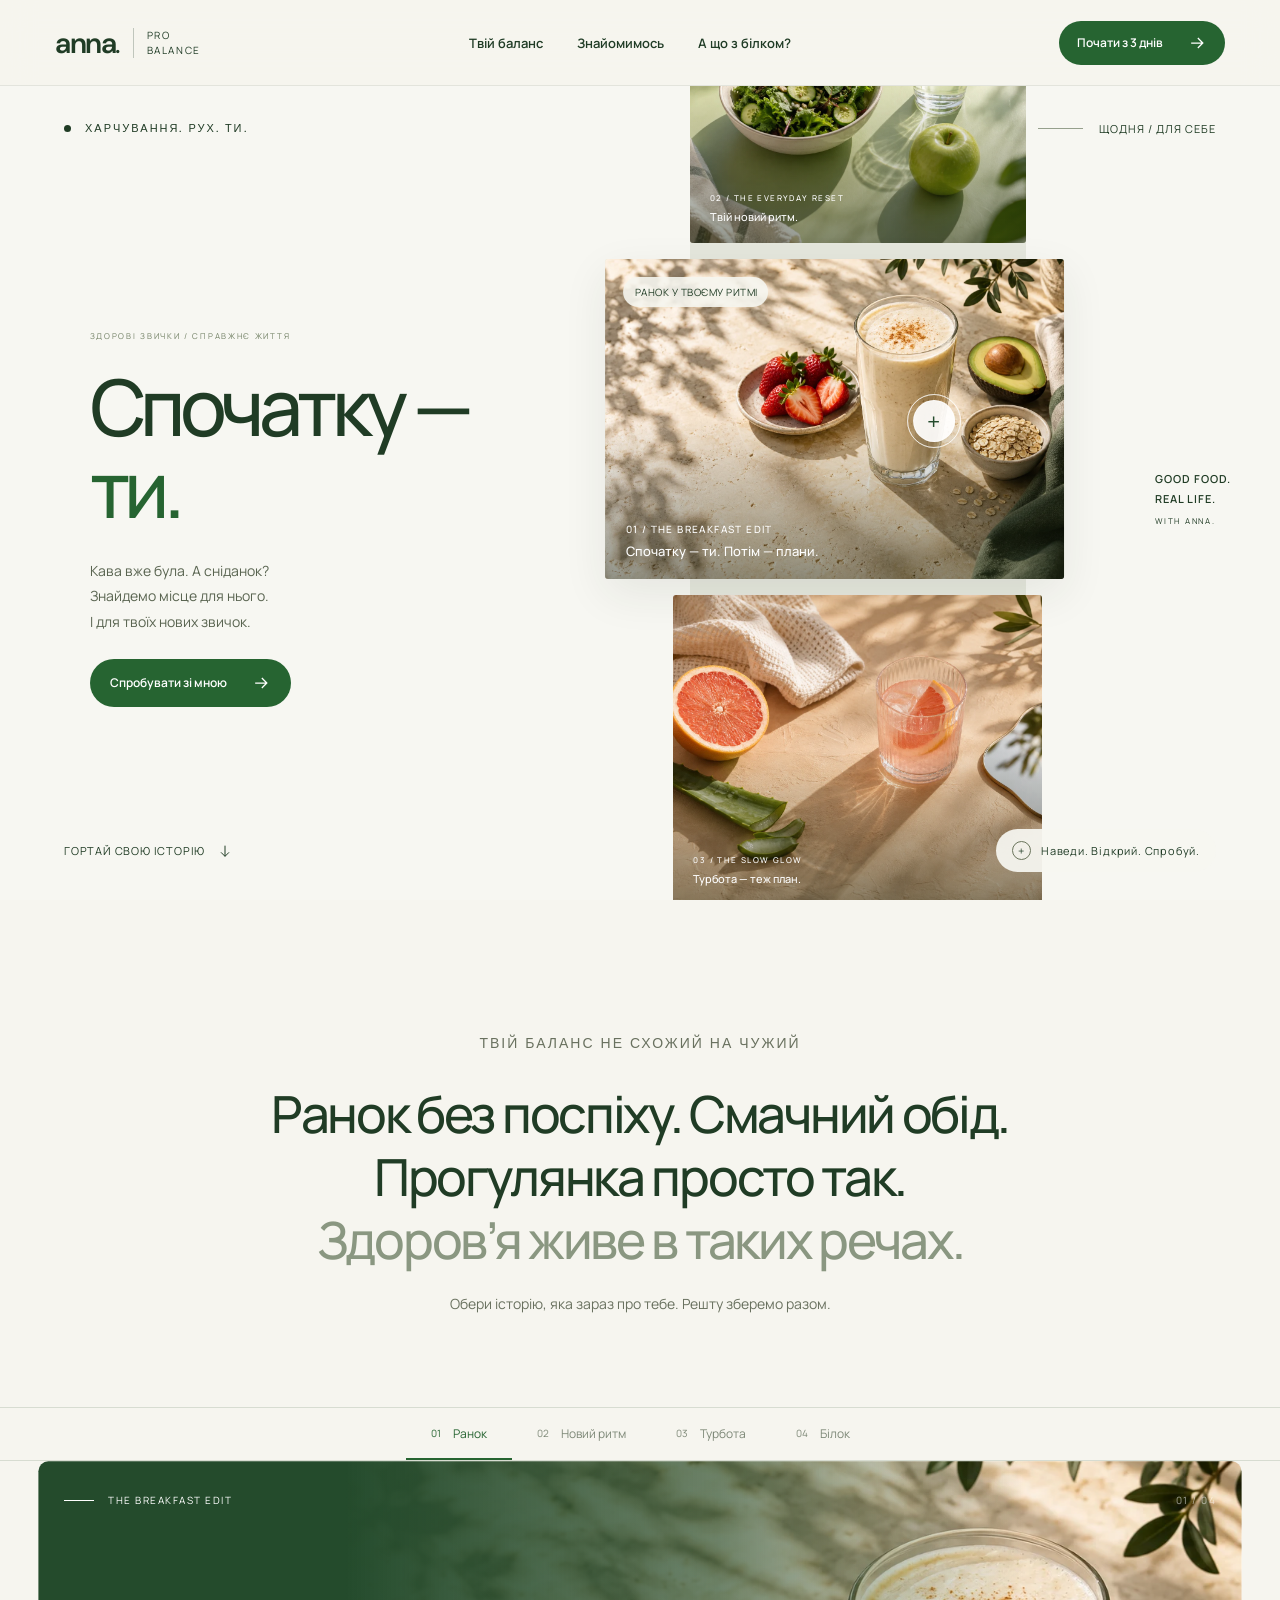
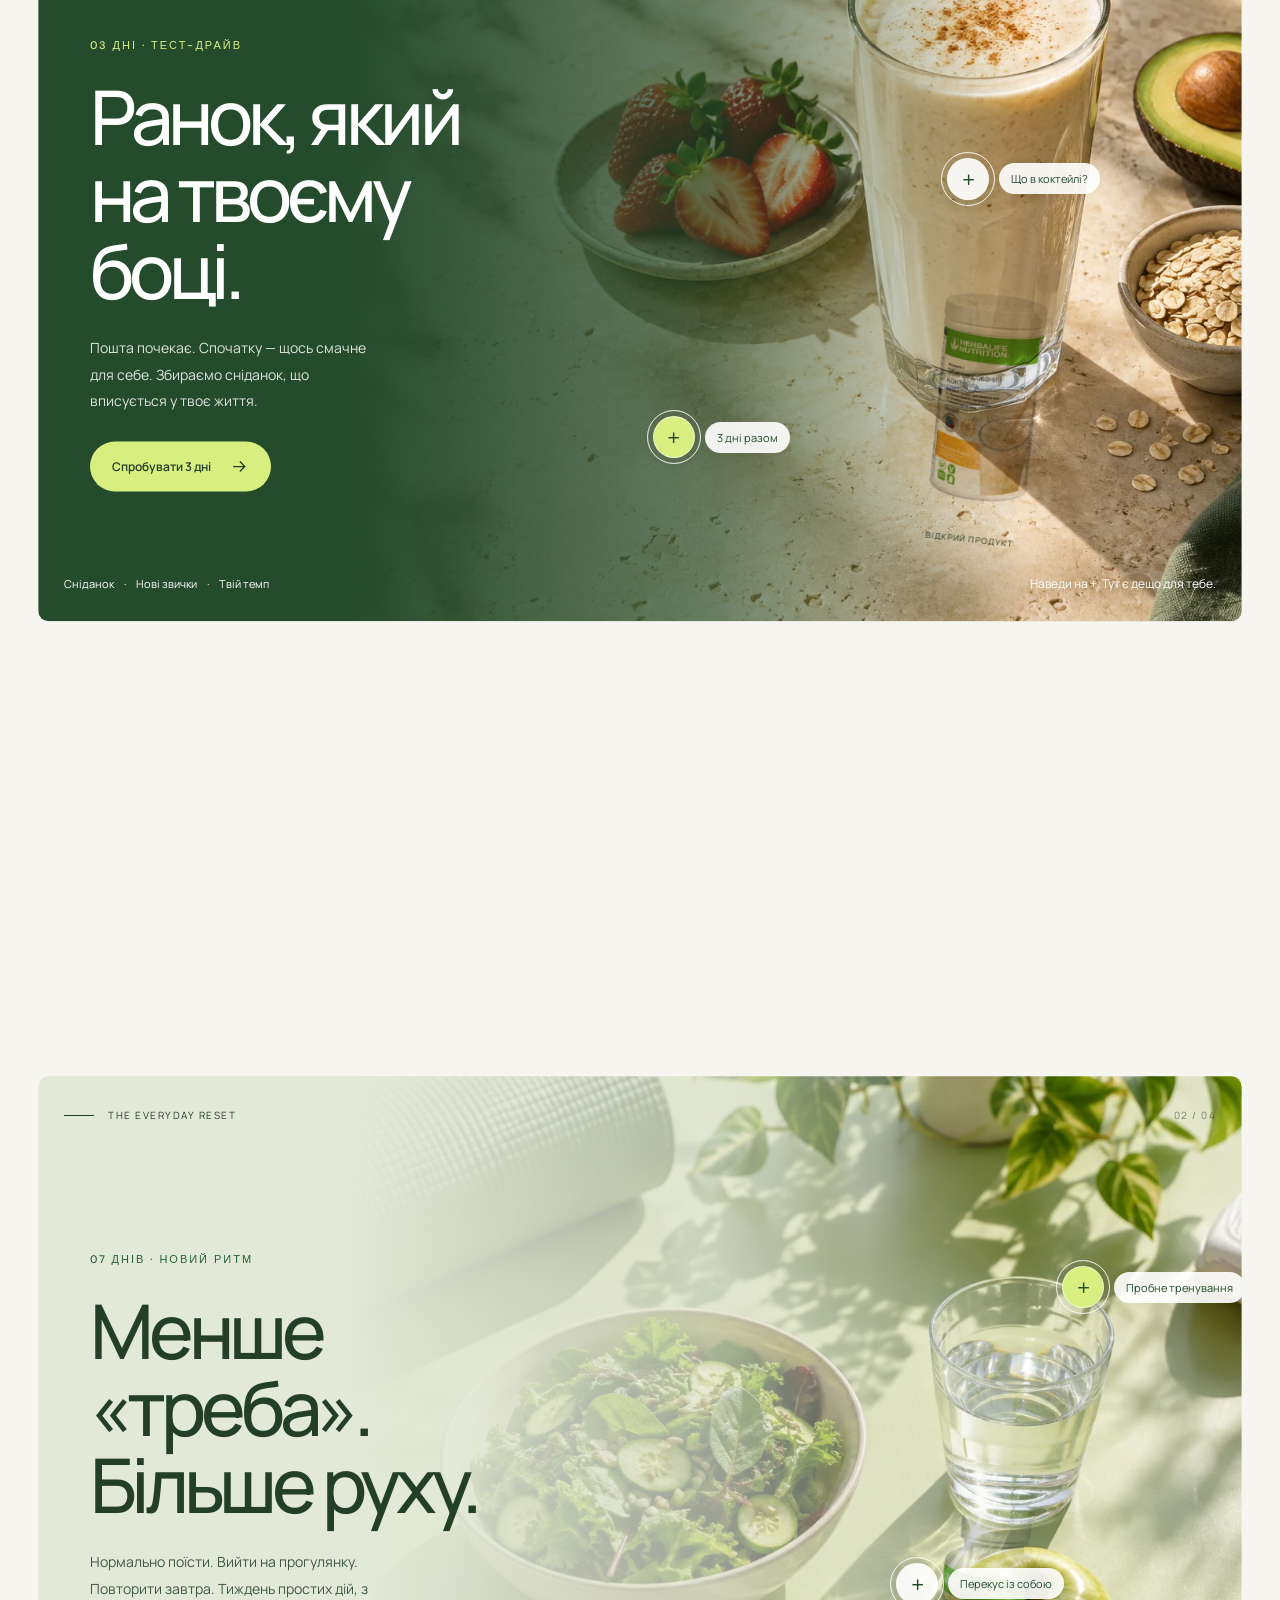
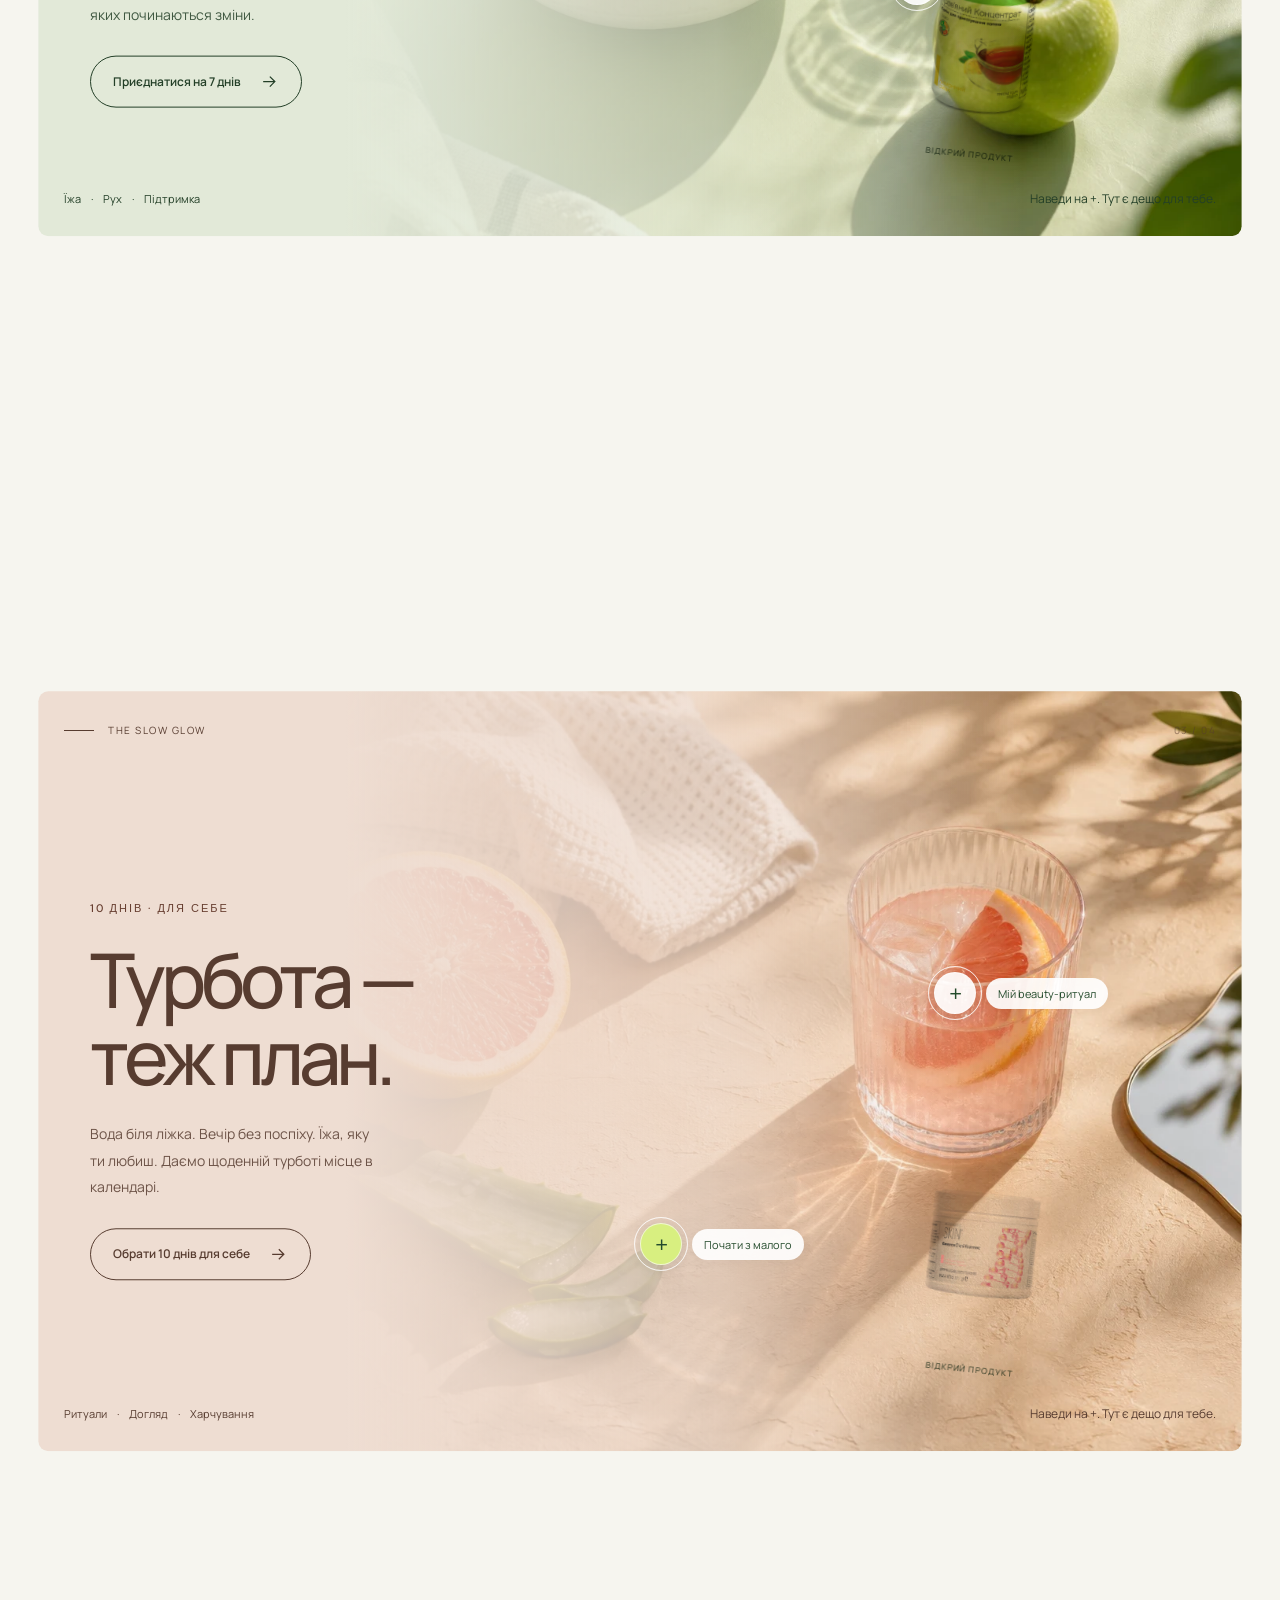
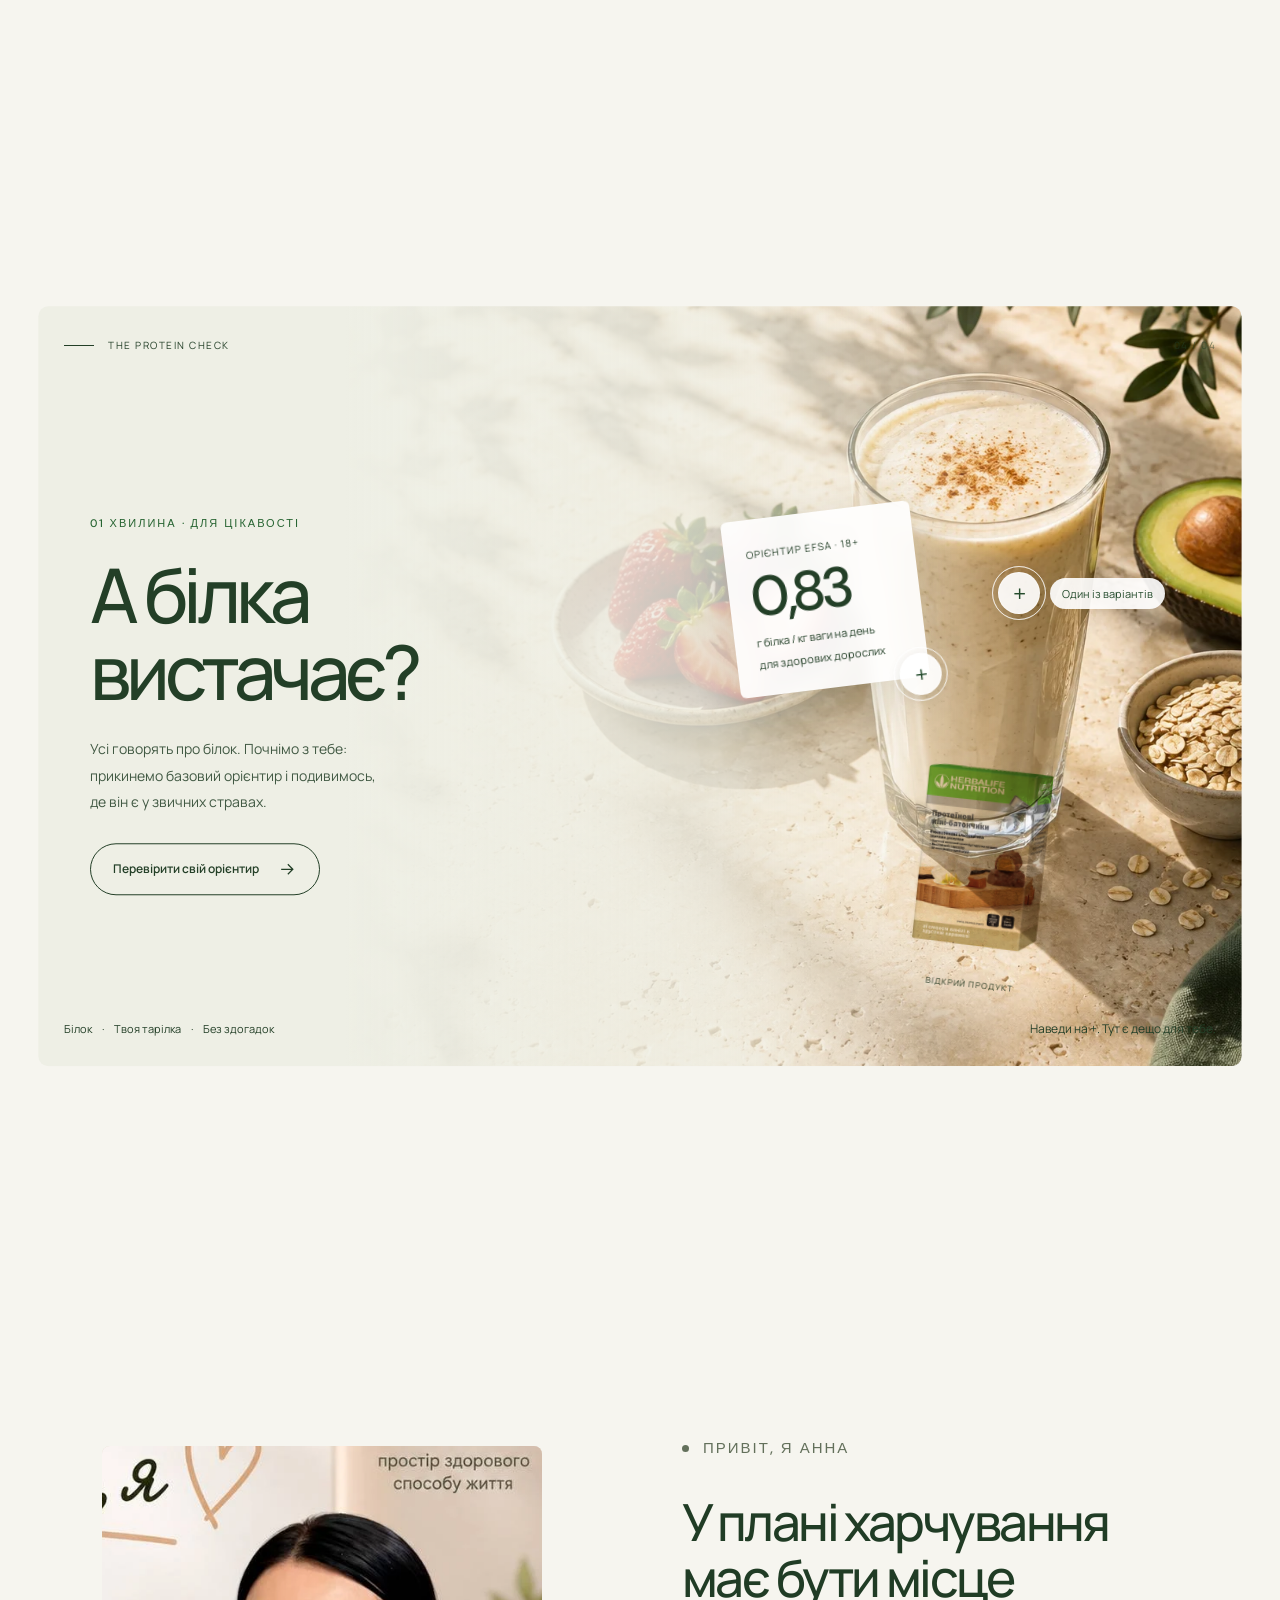
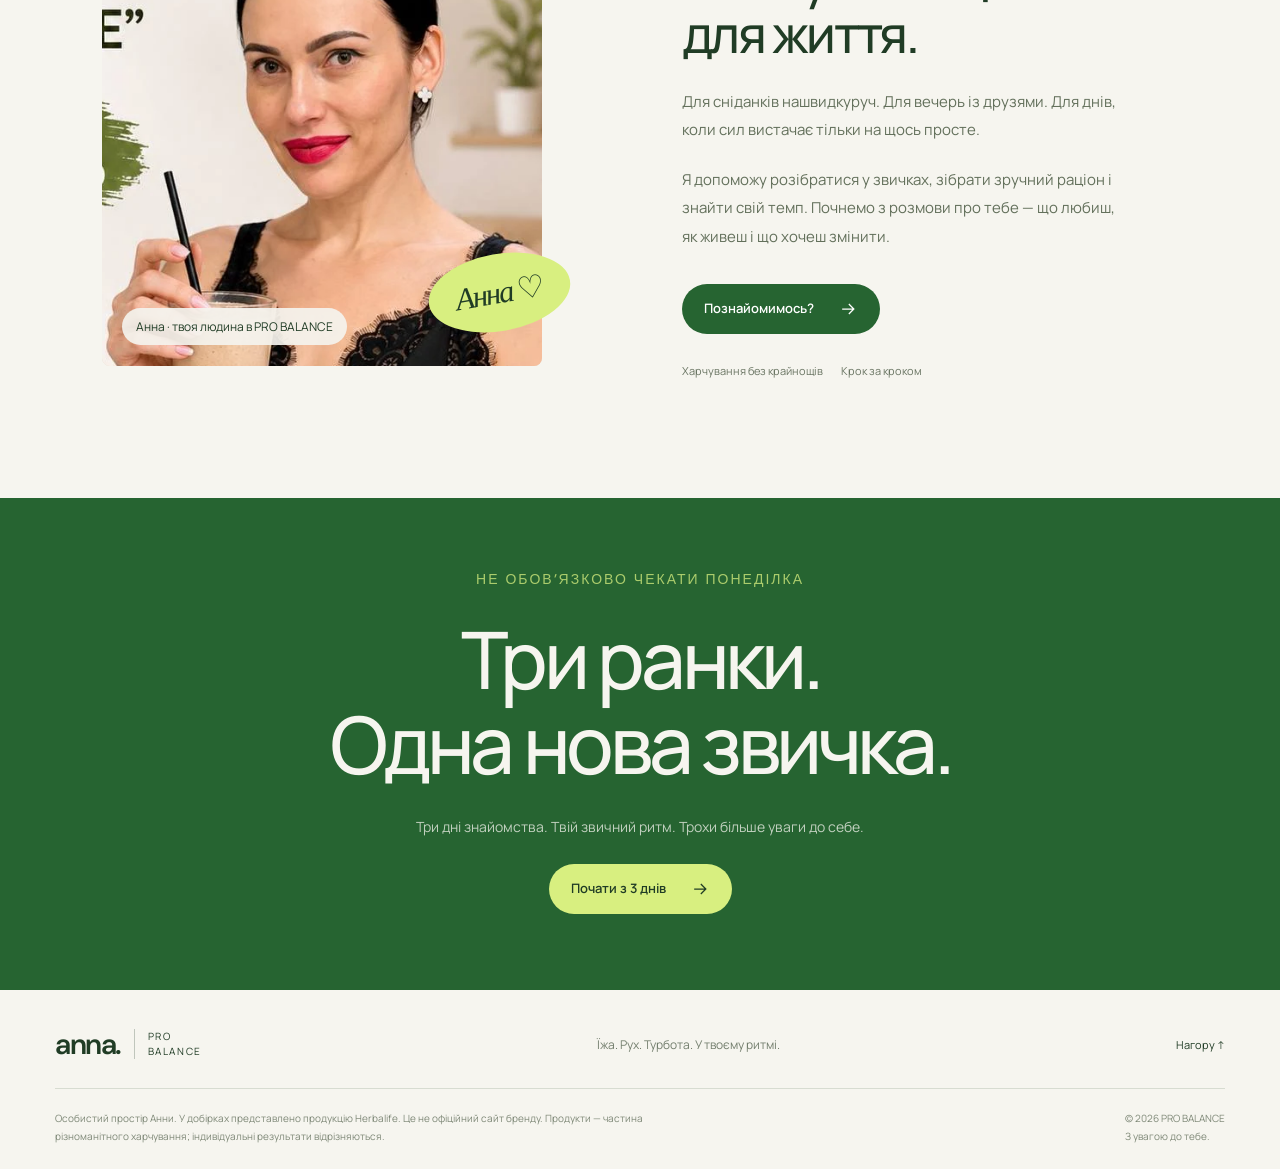
<file: index.html>
<!doctype html>
<html lang="uk">
<head>
  <meta charset="utf-8">
  <meta name="viewport" content="width=device-width, initial-scale=1, maximum-scale=1, user-scalable=no">
  <meta name="theme-color" content="#266431">
  <title>Анна · PRO BALANCE — здоров’я у твоєму ритмі</title>
  <meta name="description" content="Їжа, рух і турбота про себе з Анною. Інтерактивні історії, прості щоденні ритуали та знайомство з твоїм балансом.">
  
  <!-- Telegram Web App SDK -->
  <script src="https://telegram.org/js/telegram-web-app.js"></script>
  
  <link rel="stylesheet" href="./styles.css">
  <script src="./app.js" defer></script>
</head>
<body id="top">
  <main id="app"></main>
</body>
</html>
</file>
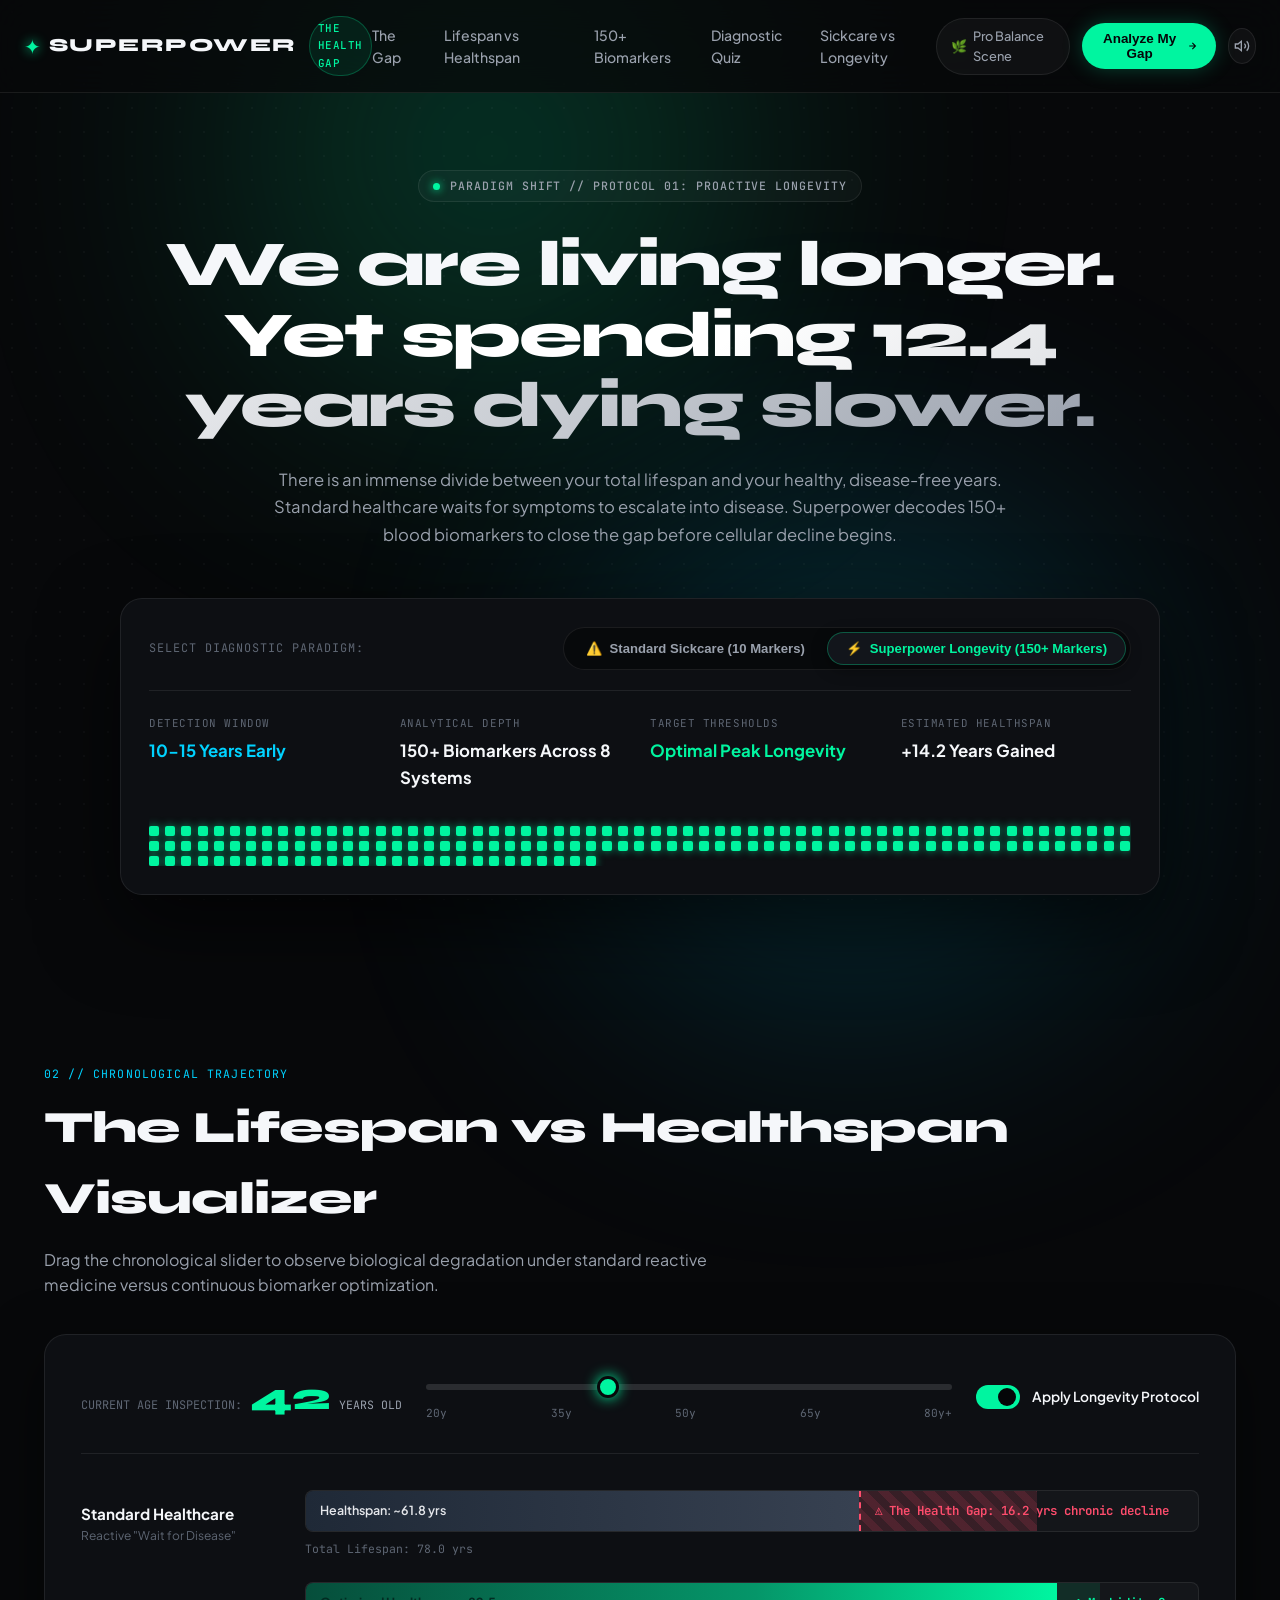
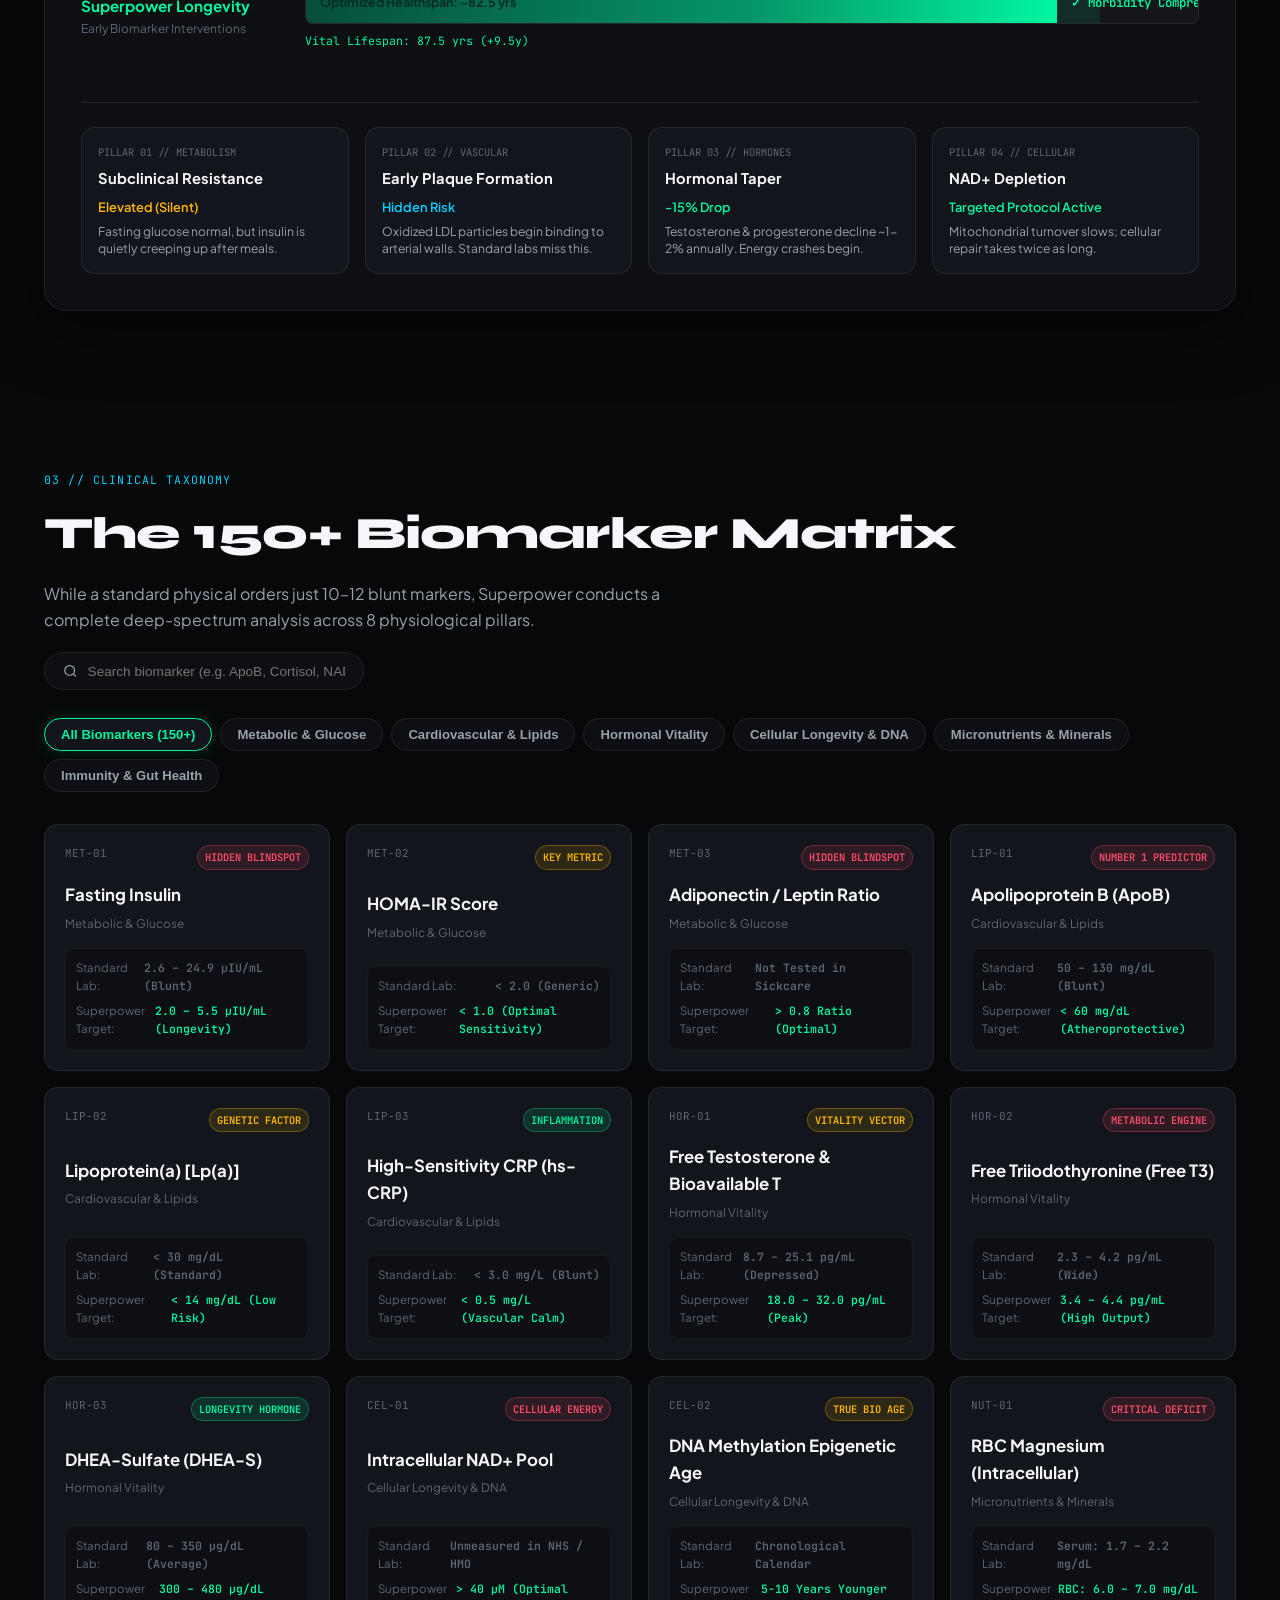
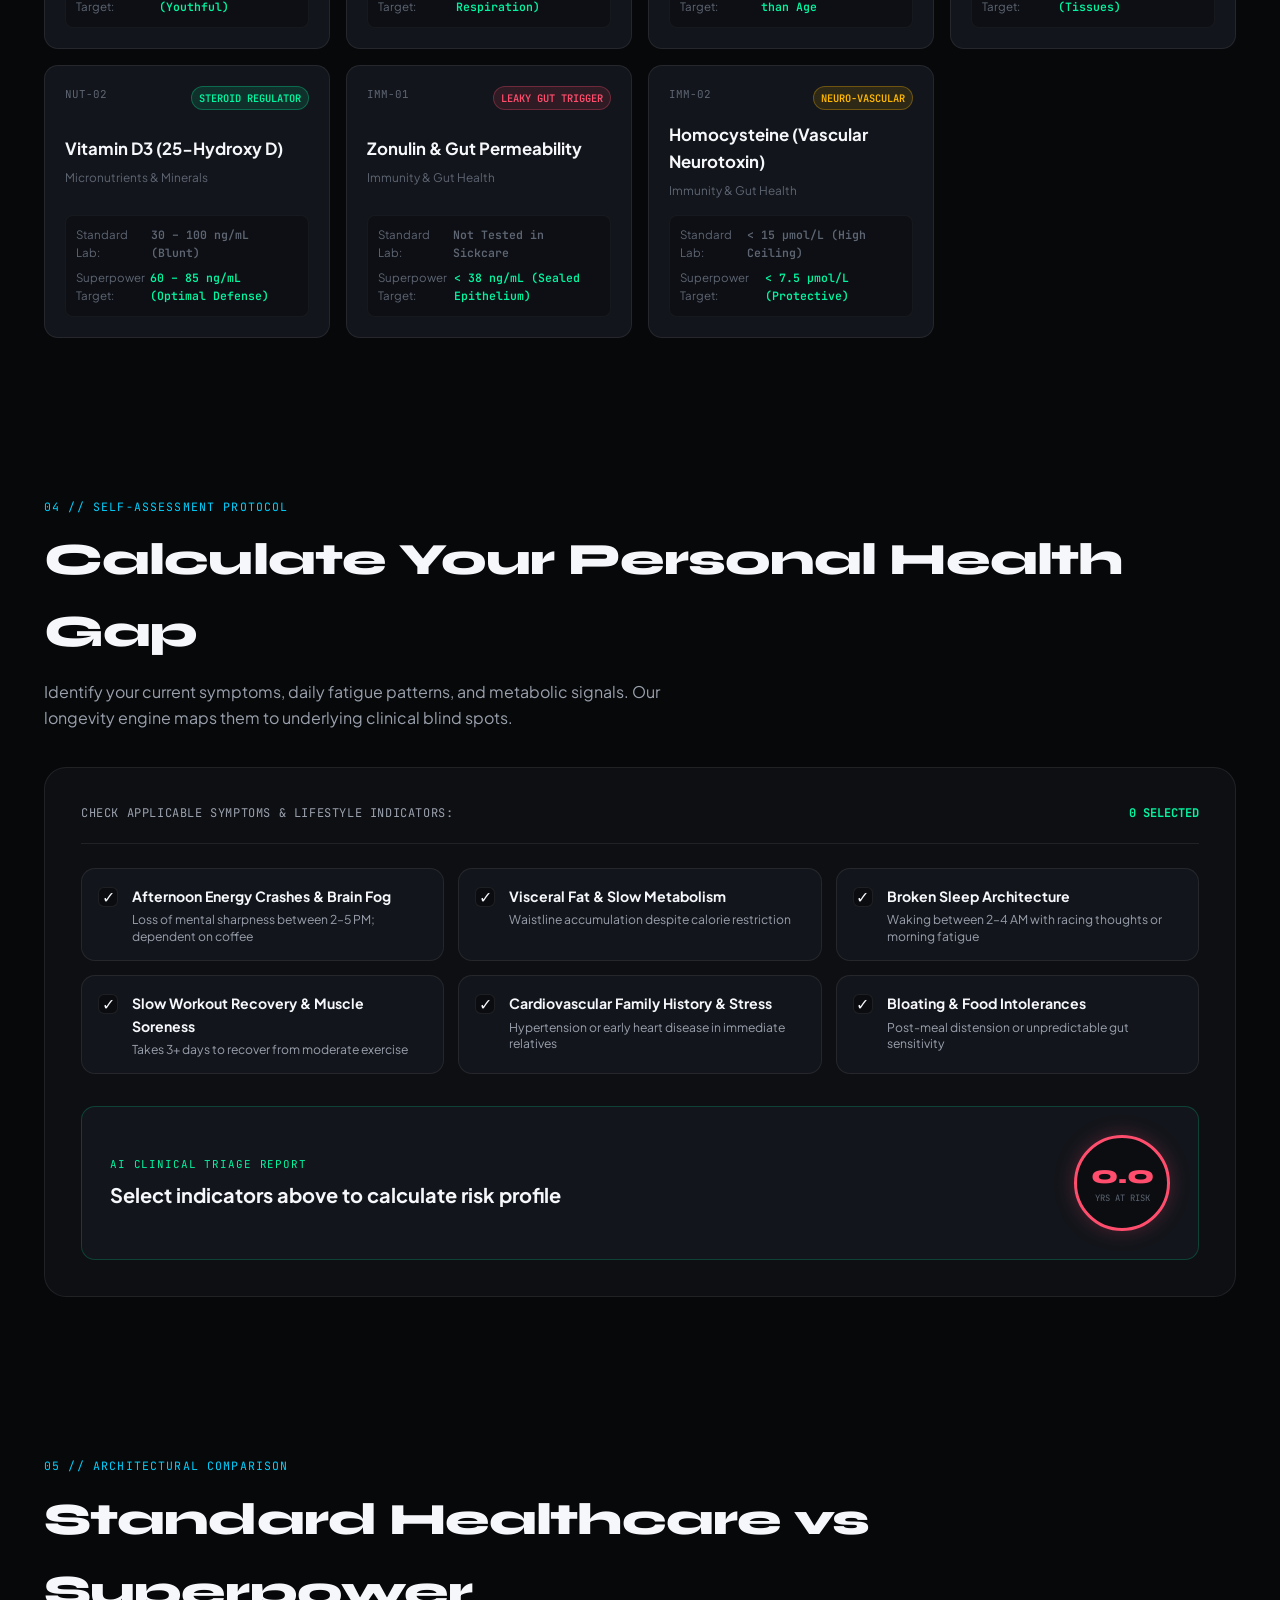
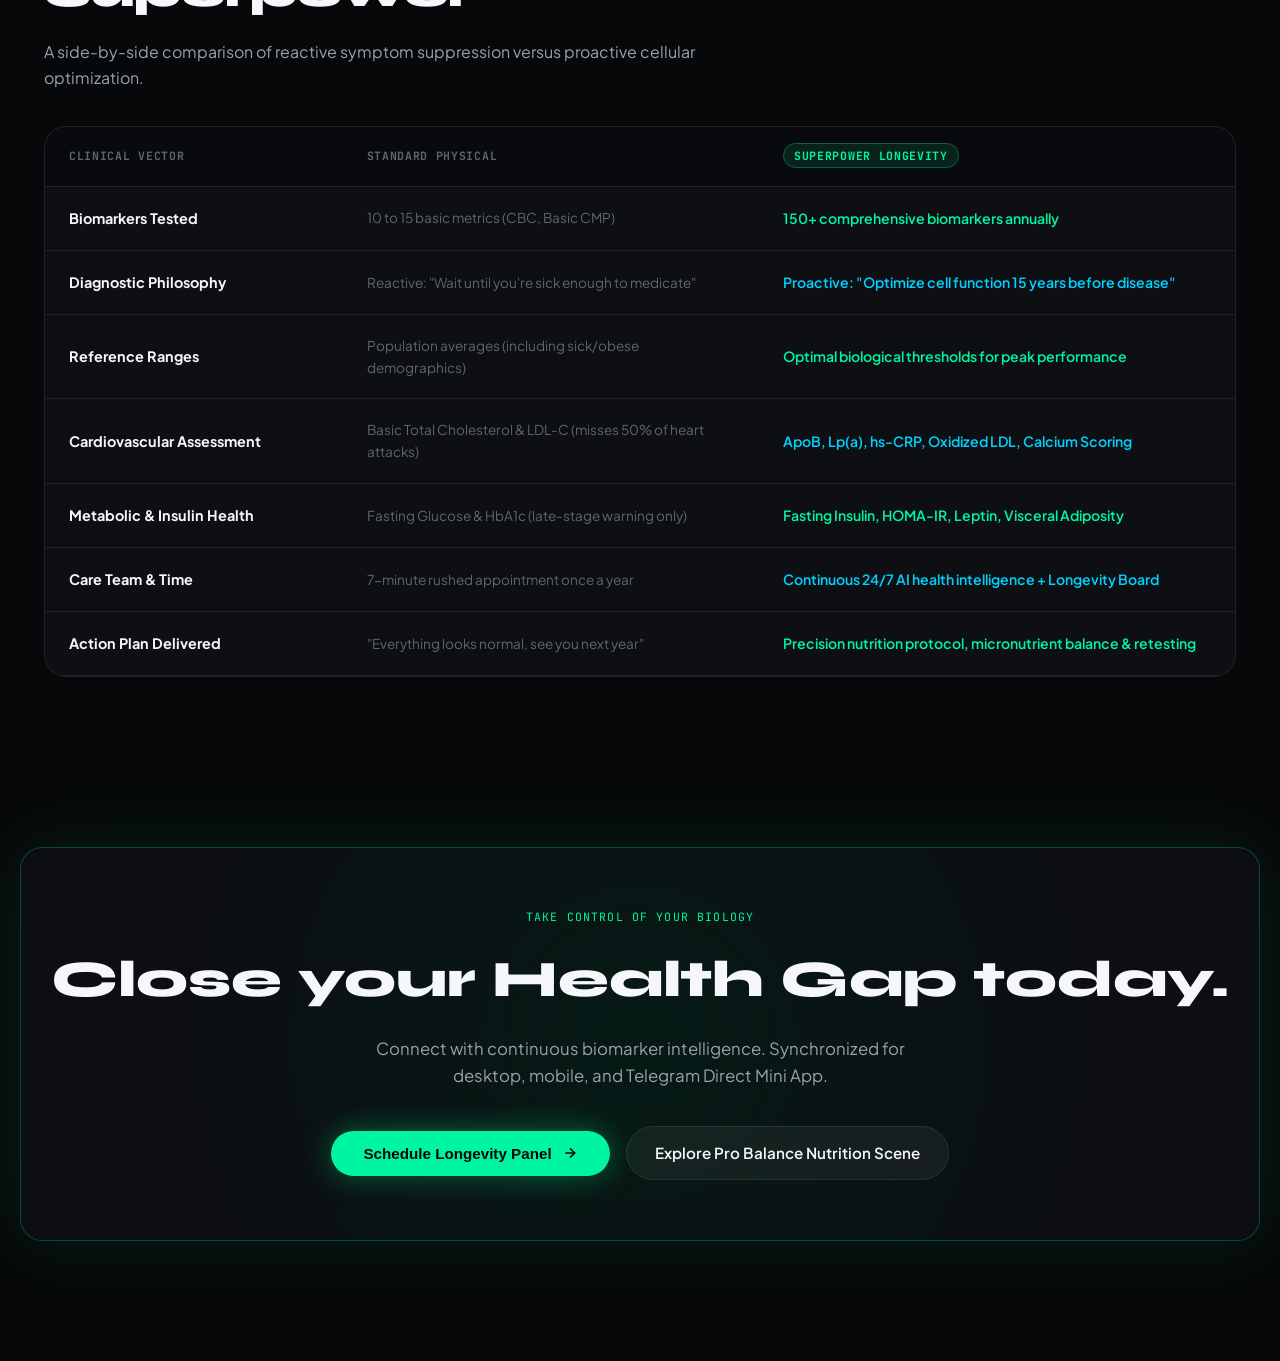
<file: health-gap.html>
<!DOCTYPE html>
<html lang="en">
<head>
    <meta charset="UTF-8">
    <meta name="viewport" content="width=device-width, initial-scale=1.0, maximum-scale=1.0, user-scalable=no">
    <title>Superpower — The Health Gap | Proactive Longevity Matrix</title>
    
    <!-- Telegram Web App SDK -->
    <script src="https://telegram.org/js/telegram-web-app.js"></script>
    
    <!-- Fonts -->
    <link rel="preconnect" href="https://fonts.googleapis.com">
    <link rel="preconnect" href="https://fonts.gstatic.com" crossorigin>
    <link href="https://fonts.googleapis.com/css2?family=JetBrains+Mono:ital,wght@0,300;0,400;0,500;0,700;1,400&family=Plus+Jakarta+Sans:wght@300;400;500;600;700;800&family=Syne:wght@500;600;700;800&display=swap" rel="stylesheet">
    
    <link rel="stylesheet" href="health-gap.css">
</head>
<body class="dark-theme">
    <!-- Ambient Dynamic Light Glow -->
    <div class="ambient-glow glow-top" id="ambientGlowTop"></div>
    <div class="ambient-glow glow-bottom" id="ambientGlowBottom"></div>
    <div class="noise-overlay"></div>

    <!-- Navigation Bar -->
    <header class="navbar">
        <div class="nav-container">
            <div class="brand-group">
                <a href="#" class="brand-logo">
                    <span class="logo-symbol">✦</span>
                    <span class="logo-text">SUPERPOWER</span>
                </a>
                <span class="project-pill">THE HEALTH GAP</span>
            </div>

            <nav class="nav-links">
                <a href="#gap-concept" class="nav-link">The Gap</a>
                <a href="#visualizer" class="nav-link">Lifespan vs Healthspan</a>
                <a href="#matrix" class="nav-link">150+ Biomarkers</a>
                <a href="#calculator" class="nav-link">Diagnostic Quiz</a>
                <a href="#comparison" class="nav-link">Sickcare vs Longevity</a>
            </nav>

            <div class="nav-actions">
                <a href="index.html" class="scene-switch-btn" title="Switch to Herbalife Studio Scene">
                    <span class="switch-icon">🌿</span>
                    <span class="switch-text">Pro Balance Scene</span>
                </a>
                <button class="cta-header-btn" id="startDiagnosisBtn">
                    <span>Analyze My Gap</span>
                    <svg width="14" height="14" viewBox="0 0 24 24" fill="none" stroke="currentColor" stroke-width="2.5"><path d="M5 12h14M12 5l7 7-7 7"/></svg>
                </button>
                <button class="sound-toggle-btn" id="soundToggle" title="Toggle audio feedback">
                    <svg class="sound-icon-on" width="16" height="16" viewBox="0 0 24 24" fill="none" stroke="currentColor" stroke-width="2"><polygon points="11 5 6 9 2 9 2 15 6 15 11 19 11 5"></polygon><path d="M19.07 4.93a10 10 0 0 1 0 14.14M15.54 8.46a5 5 0 0 1 0 7.07"></path></svg>
                    <svg class="sound-icon-off" width="16" height="16" viewBox="0 0 24 24" fill="none" stroke="currentColor" stroke-width="2" style="display:none;"><polygon points="11 5 6 9 2 9 2 15 6 15 11 19 11 5"></polygon><line x1="23" y1="9" x2="17" y2="15"></line><line x1="17" y1="9" x2="23" y2="15"></line></svg>
                </button>
            </div>
        </div>
    </header>

    <main class="main-content">
        <!-- 01: HERO SECTION -->
        <section class="hero-section" id="gap-concept">
            <div class="section-container">
                <div class="hero-badge">
                    <span class="badge-dot pulse"></span>
                    <span class="badge-mono">PARADIGM SHIFT // PROTOCOL 01: PROACTIVE LONGEVITY</span>
                </div>

                <h1 class="hero-title">
                    We are living longer.<br>
                    <span class="title-highlight">Yet spending 12.4 years dying slower.</span>
                </h1>

                <p class="hero-lead">
                    There is an immense divide between your total lifespan and your healthy, disease-free years. Standard healthcare waits for symptoms to escalate into disease. Superpower decodes 150+ blood biomarkers to close the gap before cellular decline begins.
                </p>

                <!-- Interactive Paradigm Mode Switcher -->
                <div class="paradigm-switch-card">
                    <div class="switch-header">
                        <span class="switch-label">SELECT DIAGNOSTIC PARADIGM:</span>
                        <div class="mode-toggles">
                            <button class="mode-toggle-btn" data-mode="standard">
                                <span class="mode-icon">⚠️</span>
                                Standard Sickcare (10 Markers)
                            </button>
                            <button class="mode-toggle-btn active" data-mode="superpower">
                                <span class="mode-icon">⚡</span>
                                Superpower Longevity (150+ Markers)
                            </button>
                        </div>
                    </div>

                    <div class="paradigm-viewport" id="paradigmViewport">
                        <!-- Content dynamically updated via JS -->
                        <div class="paradigm-status-bar">
                            <div class="stat-cell">
                                <span class="stat-caption">DETECTION WINDOW</span>
                                <span class="stat-val highlight-cyan" id="statWindow">10-15 Years Early</span>
                            </div>
                            <div class="stat-cell">
                                <span class="stat-caption">ANALYTICAL DEPTH</span>
                                <span class="stat-val" id="statDepth">150+ Biomarkers Across 8 Systems</span>
                            </div>
                            <div class="stat-cell">
                                <span class="stat-caption">TARGET THRESHOLDS</span>
                                <span class="stat-val highlight-green" id="statThresholds">Optimal Peak Longevity</span>
                            </div>
                            <div class="stat-cell">
                                <span class="stat-caption">ESTIMATED HEALTHSPAN</span>
                                <span class="stat-val" id="statSpan">+14.2 Years Gained</span>
                            </div>
                        </div>
                        <div class="paradigm-matrix-preview" id="paradigmGrid">
                            <!-- Visual dot grid rendered dynamically -->
                        </div>
                    </div>
                </div>
            </div>
        </section>

        <!-- 02: THE HEALTH GAP TIMELINE VISUALIZER -->
        <section class="visualizer-section" id="visualizer">
            <div class="section-container">
                <div class="section-header">
                    <span class="sec-label">02 // CHRONOLOGICAL TRAJECTORY</span>
                    <h2 class="sec-title">The Lifespan vs Healthspan Visualizer</h2>
                    <p class="sec-desc">
                        Drag the chronological slider to observe biological degradation under standard reactive medicine versus continuous biomarker optimization.
                    </p>
                </div>

                <div class="visualizer-card">
                    <div class="slider-control-bar">
                        <div class="slider-info">
                            <span class="slider-tag">CURRENT AGE INSPECTION:</span>
                            <span class="slider-age-num" id="currentAgeDisplay">42</span>
                            <span class="slider-unit">YEARS OLD</span>
                        </div>
                        <div class="slider-wrapper">
                            <input type="range" id="ageSlider" min="20" max="85" value="42" class="range-slider">
                            <div class="slider-ticks">
                                <span>20y</span>
                                <span>35y</span>
                                <span>50y</span>
                                <span>65y</span>
                                <span>80y+</span>
                            </div>
                        </div>
                        <div class="optimization-toggle">
                            <label class="toggle-container">
                                <input type="checkbox" id="protocolToggle" checked>
                                <span class="toggle-slider"></span>
                                <span class="toggle-text">Apply Longevity Protocol</span>
                            </label>
                        </div>
                    </div>

                    <!-- Dual Comparison Graph Graphic -->
                    <div class="trajectory-graph">
                        <div class="trajectory-row">
                            <div class="traj-label-col">
                                <span class="traj-name">Standard Healthcare</span>
                                <span class="traj-sub">Reactive "Wait for Disease"</span>
                            </div>
                            <div class="traj-bar-col">
                                <div class="bar-track">
                                    <div class="bar-fill healthy-fill" style="width: 62%;">
                                        <span class="bar-marker">Healthspan: ~61.8 yrs</span>
                                    </div>
                                    <div class="bar-fill gap-fill" style="width: 20%;">
                                        <span class="gap-warning">⚠️ The Health Gap: 16.2 yrs chronic decline</span>
                                    </div>
                                </div>
                                <div class="bar-stats">Total Lifespan: 78.0 yrs</div>
                            </div>
                        </div>

                        <div class="trajectory-row highlight-row">
                            <div class="traj-label-col">
                                <span class="traj-name highlight-green">Superpower Longevity</span>
                                <span class="traj-sub">Early Biomarker Interventions</span>
                            </div>
                            <div class="traj-bar-col">
                                <div class="bar-track">
                                    <div class="bar-fill superpower-fill" id="superpowerFill" style="width: 83%;">
                                        <span class="bar-marker">Optimized Healthspan: ~82.5 yrs</span>
                                    </div>
                                    <div class="bar-fill gap-compressed" id="compressedGap" style="width: 5%;">
                                        <span class="gap-safe">✓ Morbidity Compressed</span>
                                    </div>
                                </div>
                                <div class="bar-stats highlight-green">Vital Lifespan: 87.5 yrs (+9.5y)</div>
                            </div>
                        </div>
                    </div>

                    <!-- Live Biological Diagnostics at current age -->
                    <div class="age-diagnostic-grid" id="ageDiagnosticGrid">
                        <!-- Populated by JS -->
                    </div>
                </div>
            </div>
        </section>

        <!-- 03: THE 150+ BIOMARKER MATRIX -->
        <section class="matrix-section" id="matrix">
            <div class="section-container">
                <div class="section-header">
                    <div class="header-split">
                        <div>
                            <span class="sec-label">03 // CLINICAL TAXONOMY</span>
                            <h2 class="sec-title">The 150+ Biomarker Matrix</h2>
                            <p class="sec-desc">
                                While a standard physical orders just 10–12 blunt markers, Superpower conducts a complete deep-spectrum analysis across 8 physiological pillars.
                            </p>
                        </div>
                        <div class="matrix-search-box">
                            <svg width="16" height="16" viewBox="0 0 24 24" fill="none" stroke="currentColor" stroke-width="2"><circle cx="11" cy="11" r="8"></circle><line x1="21" y1="21" x2="16.65" y2="16.65"></line></svg>
                            <input type="text" id="biomarkerSearch" placeholder="Search biomarker (e.g. ApoB, Cortisol, NAD+)...">
                        </div>
                    </div>
                </div>

                <!-- Category Navigation Pills -->
                <div class="matrix-category-nav" id="categoryNav">
                    <button class="cat-pill active" data-cat="all">All Biomarkers (150+)</button>
                    <button class="cat-pill" data-cat="metabolic">Metabolic & Glucose</button>
                    <button class="cat-pill" data-cat="cardio">Cardiovascular & Lipids</button>
                    <button class="cat-pill" data-cat="hormones">Hormonal Vitality</button>
                    <button class="cat-pill" data-cat="cellular">Cellular Longevity & DNA</button>
                    <button class="cat-pill" data-cat="nutrients">Micronutrients & Minerals</button>
                    <button class="cat-pill" data-cat="inflammation">Immunity & Gut Health</button>
                </div>

                <!-- Biomarker Cards Grid -->
                <div class="biomarker-grid" id="biomarkerGrid">
                    <!-- Populated dynamically via JS -->
                </div>
            </div>
        </section>

        <!-- 04: INTERACTIVE HEALTH GAP DIAGNOSTIC QUIZ -->
        <section class="calculator-section" id="calculator">
            <div class="section-container">
                <div class="section-header">
                    <span class="sec-label">04 // SELF-ASSESSMENT PROTOCOL</span>
                    <h2 class="sec-title">Calculate Your Personal Health Gap</h2>
                    <p class="sec-desc">
                        Identify your current symptoms, daily fatigue patterns, and metabolic signals. Our longevity engine maps them to underlying clinical blind spots.
                    </p>
                </div>

                <div class="quiz-card">
                    <div class="quiz-steps-header">
                        <span class="quiz-step-title">CHECK APPLICABLE SYMPTOMS & LIFESTYLE INDICATORS:</span>
                        <span class="quiz-counter" id="selectedCounter">0 SELECTED</span>
                    </div>

                    <div class="symptom-checklist" id="symptomChecklist">
                        <!-- Checklist items populated dynamically -->
                    </div>

                    <!-- Computed Analysis Box -->
                    <div class="diagnosis-result-card" id="diagnosisResult">
                        <div class="result-header">
                            <div class="result-title-group">
                                <span class="result-badge">AI CLINICAL TRIAGE REPORT</span>
                                <h3 class="result-main-title" id="reportTitle">Select indicators above to calculate risk profile</h3>
                            </div>
                            <div class="gap-score-gauge">
                                <div class="gauge-circle">
                                    <span class="gauge-num" id="gaugeNum">0.0</span>
                                    <span class="gauge-sub">YRS AT RISK</span>
                                </div>
                            </div>
                        </div>

                        <div class="result-breakdown" id="resultBreakdown" style="display: none;">
                            <div class="breakdown-column">
                                <h4 class="col-title">CRITICAL BLIND SPOT BIOMARKERS</h4>
                                <ul class="biomarker-alert-list" id="alertMarkersList">
                                    <!-- Dynamic items -->
                                </ul>
                            </div>
                            <div class="breakdown-column">
                                <h4 class="col-title">RECOMMENDED BIOMARKER INTERVENTION</h4>
                                <div class="intervention-box" id="interventionBox">
                                    <!-- Dynamic protocol -->
                                </div>
                            </div>
                        </div>
                    </div>
                </div>
            </div>
        </section>

        <!-- 05: SICKCARE VS LONGEVITY COMPARISON TABLE -->
        <section class="comparison-section" id="comparison">
            <div class="section-container">
                <div class="section-header">
                    <span class="sec-label">05 // ARCHITECTURAL COMPARISON</span>
                    <h2 class="sec-title">Standard Healthcare vs Superpower</h2>
                    <p class="sec-desc">
                        A side-by-side comparison of reactive symptom suppression versus proactive cellular optimization.
                    </p>
                </div>

                <div class="comparison-table-wrapper">
                    <table class="comparison-table">
                        <thead>
                            <tr>
                                <th class="feature-col">CLINICAL VECTOR</th>
                                <th class="standard-col">STANDARD PHYSICAL</th>
                                <th class="superpower-col">
                                    <span class="sup-th-badge">SUPERPOWER LONGEVITY</span>
                                </th>
                            </tr>
                        </thead>
                        <tbody>
                            <tr>
                                <td class="feature-name">Biomarkers Tested</td>
                                <td class="standard-val">10 to 15 basic metrics (CBC, Basic CMP)</td>
                                <td class="superpower-val highlight-green">150+ comprehensive biomarkers annually</td>
                            </tr>
                            <tr>
                                <td class="feature-name">Diagnostic Philosophy</td>
                                <td class="standard-val">Reactive: "Wait until you're sick enough to medicate"</td>
                                <td class="superpower-val highlight-cyan">Proactive: "Optimize cell function 15 years before disease"</td>
                            </tr>
                            <tr>
                                <td class="feature-name">Reference Ranges</td>
                                <td class="standard-val">Population averages (including sick/obese demographics)</td>
                                <td class="superpower-val highlight-green">Optimal biological thresholds for peak performance</td>
                            </tr>
                            <tr>
                                <td class="feature-name">Cardiovascular Assessment</td>
                                <td class="standard-val">Basic Total Cholesterol & LDL-C (misses 50% of heart attacks)</td>
                                <td class="superpower-val highlight-cyan">ApoB, Lp(a), hs-CRP, Oxidized LDL, Calcium Scoring</td>
                            </tr>
                            <tr>
                                <td class="feature-name">Metabolic & Insulin Health</td>
                                <td class="standard-val">Fasting Glucose & HbA1c (late-stage warning only)</td>
                                <td class="superpower-val highlight-green">Fasting Insulin, HOMA-IR, Leptin, Visceral Adiposity</td>
                            </tr>
                            <tr>
                                <td class="feature-name">Care Team & Time</td>
                                <td class="standard-val">7-minute rushed appointment once a year</td>
                                <td class="superpower-val highlight-cyan">Continuous 24/7 AI health intelligence + Longevity Board</td>
                            </tr>
                            <tr>
                                <td class="feature-name">Action Plan Delivered</td>
                                <td class="standard-val">"Everything looks normal, see you next year"</td>
                                <td class="superpower-val highlight-green">Precision nutrition protocol, micronutrient balance & retesting</td>
                            </tr>
                        </tbody>
                    </table>
                </div>
            </div>
        </section>

        <!-- 06: CALL TO ACTION FOOTER -->
        <section class="cta-section">
            <div class="section-container cta-box">
                <div class="cta-content">
                    <span class="cta-mini">TAKE CONTROL OF YOUR BIOLOGY</span>
                    <h2 class="cta-title">Close your Health Gap today.</h2>
                    <p class="cta-text">
                        Connect with continuous biomarker intelligence. Synchronized for desktop, mobile, and Telegram Direct Mini App.
                    </p>
                    <div class="cta-buttons">
                        <button class="cta-primary-btn" id="footerOrderBtn">
                            <span>Schedule Longevity Panel</span>
                            <svg width="16" height="16" viewBox="0 0 24 24" fill="none" stroke="currentColor" stroke-width="2.5"><path d="M5 12h14M12 5l7 7-7 7"/></svg>
                        </button>
                        <a href="index.html" class="cta-secondary-btn">
                            <span>Explore Pro Balance Nutrition Scene</span>
                        </a>
                    </div>
                </div>
            </div>
        </section>
    </main>

    <!-- BIOMARKER MODAL DRAWER -->
    <div class="biomarker-drawer-overlay" id="drawerOverlay">
        <div class="biomarker-drawer" id="biomarkerDrawer">
            <button class="drawer-close-btn" id="drawerClose">✕</button>
            <div class="drawer-header">
                <span class="drawer-cat" id="drawerCat">METABOLIC & GLUCOSE</span>
                <h3 class="drawer-name" id="drawerName">Fasting Insulin</h3>
                <span class="drawer-code" id="drawerCode">INS-001</span>
            </div>
            
            <div class="drawer-body">
                <div class="drawer-metrics">
                    <div class="metric-card">
                        <span class="m-label">STANDARD LAB RANGE</span>
                        <span class="m-val" id="drawerStdRange">2.6 – 24.9 µIU/mL (Blunt)</span>
                    </div>
                    <div class="metric-card highlight-card">
                        <span class="m-label">SUPERPOWER OPTIMAL TARGET</span>
                        <span class="m-val highlight-green" id="drawerOptRange">2.0 – 5.5 µIU/mL (Longevity)</span>
                    </div>
                </div>

                <div class="drawer-section">
                    <h4>WHAT STANDARD SICKCARE MISSES</h4>
                    <p id="drawerMisses">Fasting blood sugar stays normal for 10-15 years while fasting insulin quietly climbs to toxic levels to compensate. Standard doctors don't test insulin until you develop full-blown Type 2 Diabetes.</p>
                </div>

                <div class="drawer-section">
                    <h4>CLINICAL LONGEVITY IMPACT</h4>
                    <p id="drawerImpact">High fasting insulin accelerates arterial plaque buildup, blocks fat burning (lipolysis), drives visceral adiposity, and increases risk of neurodegenerative decline.</p>
                </div>

                <div class="drawer-section">
                    <h4>ACTIONABLE TARGETED INTERVENTION</h4>
                    <div class="intervention-pill-box" id="drawerProtocol">
                        <span class="proto-tag">High-Protein Clean Breakfast</span>
                        <span class="proto-tag">Chromium & Berberine</span>
                        <span class="proto-tag">Resistance Training</span>
                    </div>
                </div>

                <button class="drawer-action-btn" id="drawerSelectBtn">
                    <span>Add to My Priority Diagnostic Panel</span>
                </button>
            </div>
        </div>
    </div>

    <!-- TOAST NOTIFICATION -->
    <div class="toast-container" id="toastContainer"></div>

    <script src="health-gap.js"></script>
</body>
</html>
</file>
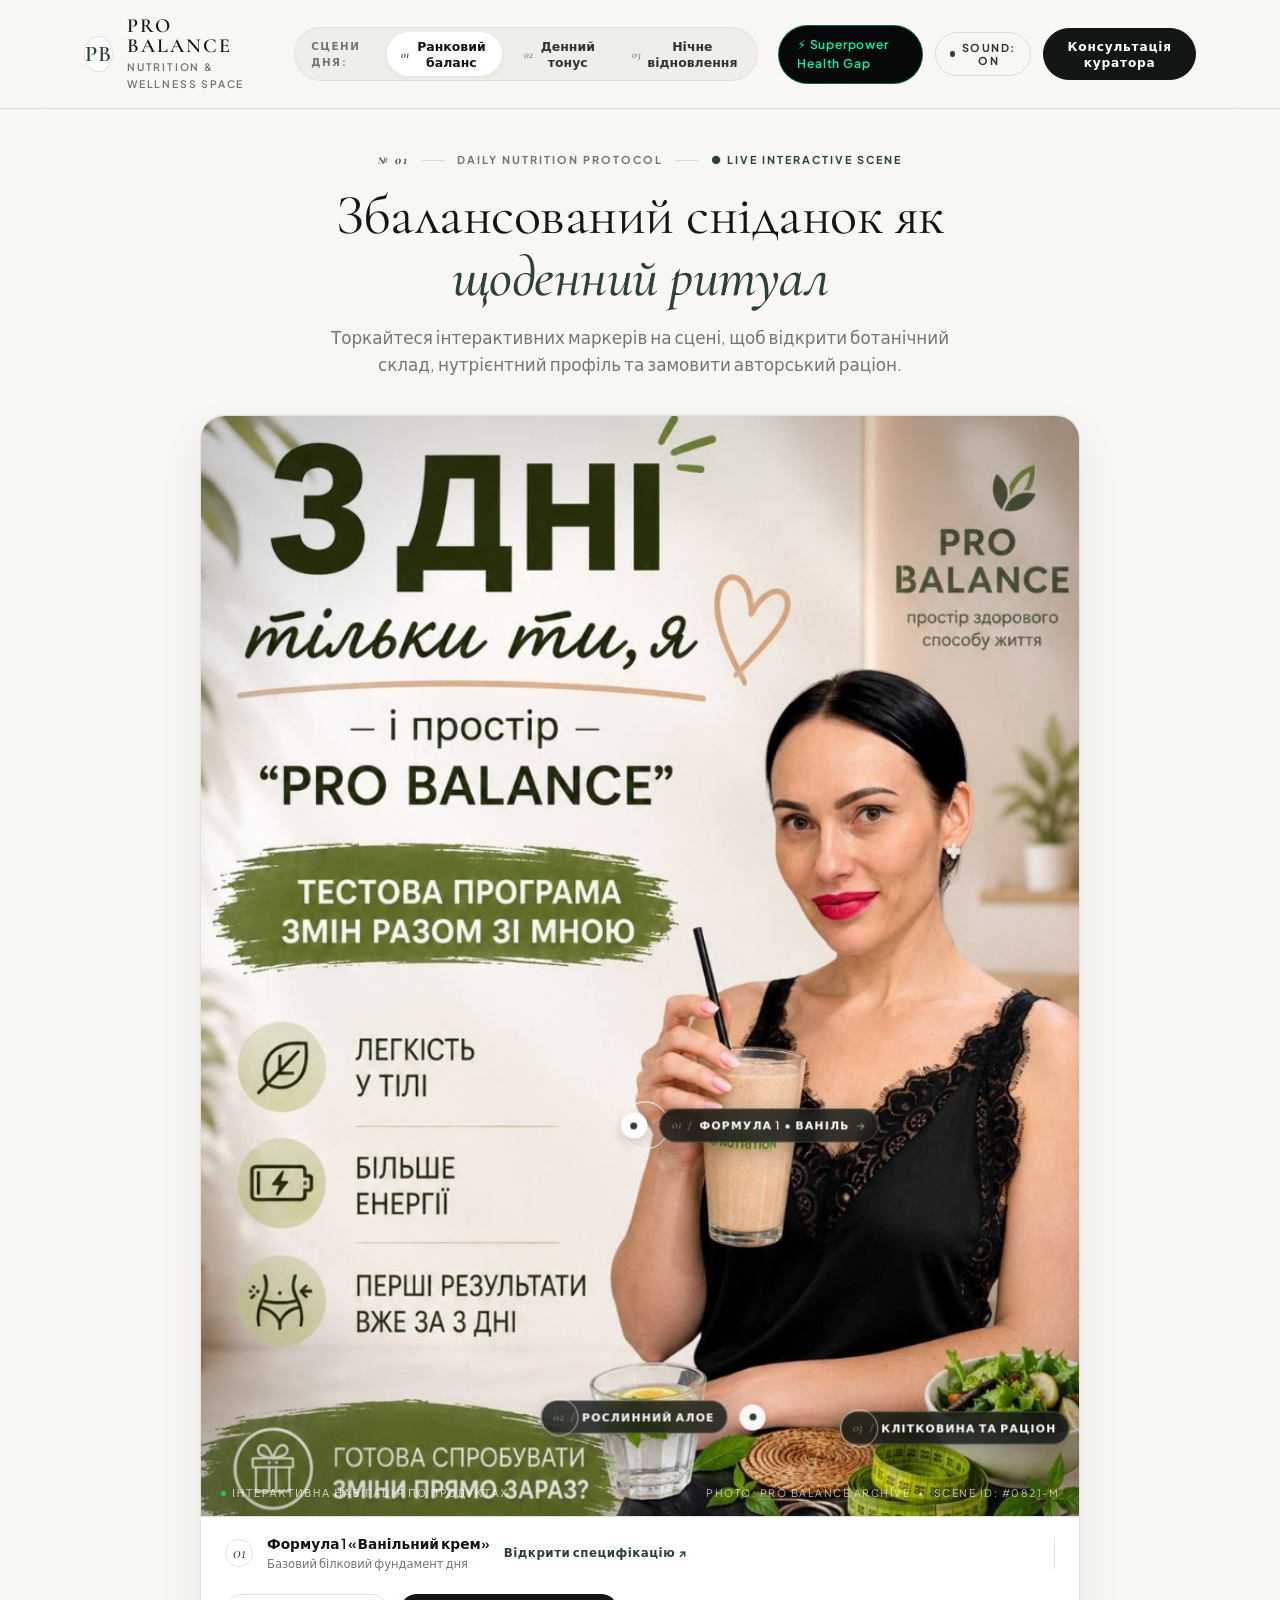
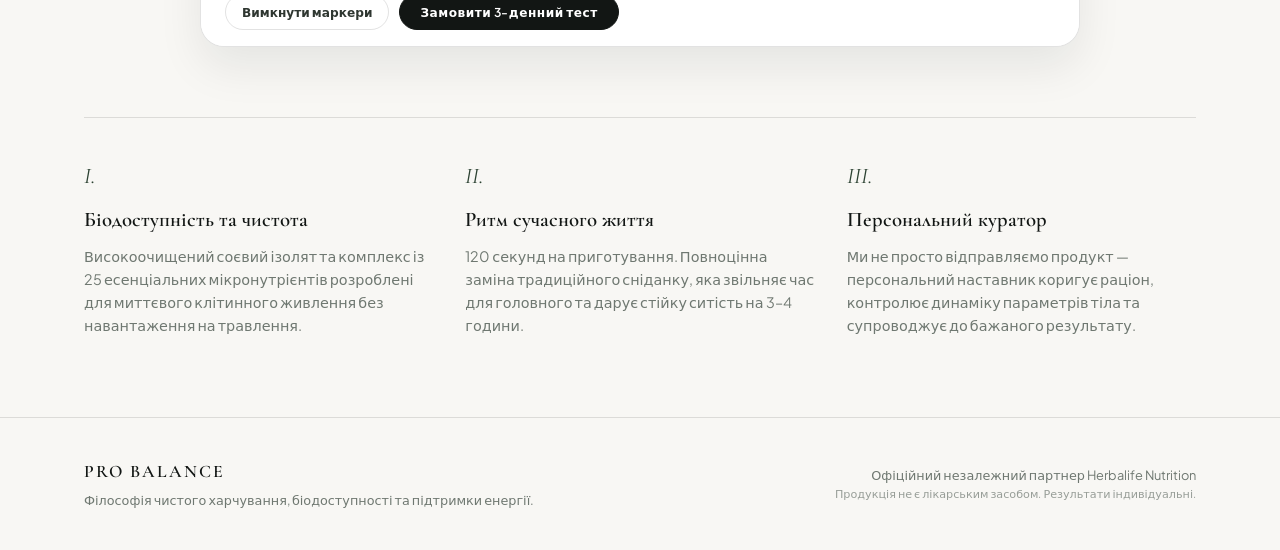
<file: index-studio.html>
<!DOCTYPE html>
<html lang="uk">
<head>
  <meta charset="UTF-8">
  <meta name="viewport" content="width=device-width, initial-scale=1.0">
  <title>PRO BALANCE • The Art of Daily Nutrition</title>
  
  <!-- Premium Editorial Typography -->
  <link rel="preconnect" href="https://fonts.googleapis.com">
  <link rel="preconnect" href="https://fonts.gstatic.com" crossorigin>
  <link href="https://fonts.googleapis.com/css2?family=Cormorant+Garamond:ital,wght@0,400;0,500;0,600;0,700;1,400;1,600&family=Plus+Jakarta+Sans:wght@300;400;500;600;700&display=swap" rel="stylesheet">
  <!-- Telegram Web App SDK -->
  <script src="https://telegram.org/js/telegram-web-app.js"></script>
  <link rel="stylesheet" href="style.css">
</head>
<body class="editorial-theme">

  <!-- Header: Quiet Luxury Navigation -->
  <header class="luxury-header">
    <div class="header-inner">
      <div class="brand-block">
        <span class="brand-monogram">PB</span>
        <div class="brand-titles">
          <span class="brand-name">PRO BALANCE</span>
          <span class="brand-tag">NUTRITION & WELLNESS SPACE</span>
        </div>
      </div>

      <nav class="scene-curator">
        <span class="curator-label">СЦЕНИ ДНЯ:</span>
        <button class="scene-tab active" data-scene="morning">
          <span class="tab-index">01</span> Ранковий баланс
        </button>
        <button class="scene-tab" data-scene="day">
          <span class="tab-index">02</span> Денний тонус
        </button>
        <button class="scene-tab" data-scene="night">
          <span class="tab-index">03</span> Нічне відновлення
        </button>
      </nav>

      <div class="header-tools">
        <a href="health-gap.html" class="primary-pill-btn" style="background: #07080a; border: 1px solid rgba(0, 245, 160, 0.4); color: #00f5a0; text-decoration: none; display: inline-flex; align-items: center; gap: 6px;" title="Superpower: The Health Gap">
          <span>⚡ Superpower Health Gap</span>
        </a>
        <button id="soundToggle" class="tool-btn" title="Акустичний супровід">
          <span class="tool-dot"></span>
          <span class="tool-label">SOUND: ON</span>
        </button>
        <button id="bookConsultBtn" class="primary-pill-btn">
          Консультація куратора
        </button>
      </div>
    </div>
  </header>

  <!-- Main Hero Stage -->
  <main class="editorial-main">
    <div class="editorial-container">
      
      <!-- Top Editorial Headline -->
      <div class="editorial-header-text">
        <div class="sub-heading-row">
          <span class="num-prefix">№ 01</span>
          <span class="divider-line"></span>
          <span class="category-title">DAILY NUTRITION PROTOCOL</span>
          <span class="divider-line"></span>
          <span class="status-indicator">● LIVE INTERACTIVE SCENE</span>
        </div>
        <h1 class="main-editorial-title">
          Збалансований сніданок як <em>щоденний ритуал</em>
        </h1>
        <p class="editorial-lead">
          Торкайтеся інтерактивних маркерів на сцені, щоб відкрити ботанічний склад, нутрієнтний профіль та замовити авторський раціон.
        </p>
      </div>

      <!-- INTERACTIVE STAGE: Editorial Frame -->
      <div class="stage-frame">
        <div class="stage-inner" id="stageContainer">
          
          <!-- Hero Photograph -->
          <img 
            src="images/hero-scene.jpg" 
            alt="Ранковий ритуал харчування з коктейлем Формула 1" 
            class="stage-image"
          />

          <!-- Subtle Atmospheric Lighting Overlay -->
          <div class="stage-vignette"></div>

          <!-- ============================================== -->
          <!-- MINIMALIST HOTSPOT 1: The Cocktail Shake       -->
          <!-- ============================================== -->
          <div class="quiet-hotspot hotspot-cocktail" id="spotShake" data-target="modalShake">
            <!-- Minimal Expanding Ring -->
            <div class="quiet-pulse-ring"></div>
            
            <!-- Sleek Interactive Dot Trigger -->
            <button class="quiet-dot-trigger" aria-label="Відкрити картку коктейлю">
              <span class="dot-core"></span>
            </button>

            <!-- Refined Glass Label Tag -->
            <div class="quiet-label-tag">
              <span class="tag-index">01</span>
              <span class="tag-separator">/</span>
              <span class="tag-name">Формула 1 • Ваніль</span>
              <span class="tag-arrow">→</span>
            </div>

            <!-- Sleek Minimalist Hover Spec Card -->
            <div class="quiet-preview-box">
              <div class="spec-col-img">
                <img src="images/product-shake.webp" alt="Баночка" class="spec-mini-can">
              </div>
              <div class="spec-col-details">
                <span class="spec-mono-label">HERBALIFE NUTRITION</span>
                <span class="spec-title">Збалансований коктейль</span>
                <div class="spec-metrics">
                  <span>25 вітамінів</span> • <span>20г білка</span> • <span>200 ккал</span>
                </div>
                <span class="spec-action">Натисніть для специфікації →</span>
              </div>
            </div>
          </div>

          <!-- ============================================== -->
          <!-- MINIMALIST HOTSPOT 2: Aloe Drink (Water)       -->
          <!-- ============================================== -->
          <div class="quiet-hotspot hotspot-aloe" id="spotAloe" data-target="modalAloe">
            <div class="quiet-pulse-ring subtle"></div>
            <button class="quiet-dot-trigger" aria-label="Рослинний напій Алое">
              <span class="dot-core"></span>
            </button>
            <div class="quiet-label-tag">
              <span class="tag-index">02</span>
              <span class="tag-separator">/</span>
              <span class="tag-name">Рослинний Алое</span>
            </div>
          </div>

          <!-- ============================================== -->
          <!-- MINIMALIST HOTSPOT 3: Diet & Bowl              -->
          <!-- ============================================== -->
          <div class="quiet-hotspot hotspot-diet" id="spotDiet" data-target="modalDiet">
            <div class="quiet-pulse-ring subtle"></div>
            <button class="quiet-dot-trigger" aria-label="Раціон та клітковина">
              <span class="dot-core"></span>
            </button>
            <div class="quiet-label-tag">
              <span class="tag-index">03</span>
              <span class="tag-separator">/</span>
              <span class="tag-name">Клітковина та Раціон</span>
            </div>
          </div>

          <!-- Bottom Stage Meta Strip -->
          <div class="stage-footer-meta">
            <div class="meta-left">
              <span class="meta-dot"></span>
              <span class="meta-text">Інтерактивна навігація по продуктах</span>
            </div>
            <div class="meta-right">
              <span>PHOTO: PRO BALANCE ARCHIVE</span>
              <span>•</span>
              <span>SCENE ID: #0821-M</span>
            </div>
          </div>

        </div>

        <!-- Stage Bottom Curation Bar -->
        <div class="stage-curation-bar">
          <div class="curation-item" id="quickOpenShake">
            <span class="curation-num">01</span>
            <div class="curation-text">
              <strong>Формула 1 «Ванільний крем»</strong>
              <span>Базовий білковий фундамент дня</span>
            </div>
            <span class="curation-btn">Відкрити специфікацію ↗</span>
          </div>

          <div class="curation-divider"></div>

          <div class="curation-actions">
            <button class="btn-clean-ghost" id="pulseControlBtn">
              Вимкнути маркери
            </button>
            <button class="btn-clean-dark" id="btnQuickOrder">
              Замовити 3-денний тест
            </button>
          </div>
        </div>
      </div>

      <!-- Brand Philosophy / Editorial Grid -->
      <section class="editorial-manifesto">
        <div class="manifesto-col">
          <span class="col-num">I.</span>
          <h3>Біодоступність та чистота</h3>
          <p>
            Високоочищений соєвий ізолят та комплекс із 25 есенціальних мікронутрієнтів розроблені для миттєвого клітинного живлення без навантаження на травлення.
          </p>
        </div>
        <div class="manifesto-col">
          <span class="col-num">II.</span>
          <h3>Ритм сучасного життя</h3>
          <p>
            120 секунд на приготування. Повноцінна заміна традиційного сніданку, яка звільняє час для головного та дарує стійку ситість на 3–4 години.
          </p>
        </div>
        <div class="manifesto-col">
          <span class="col-num">III.</span>
          <h3>Персональний куратор</h3>
          <p>
            Ми не просто відправляємо продукт — персональний наставник коригує раціон, контролює динаміку параметрів тіла та супроводжує до бажаного результату.
          </p>
        </div>
      </section>

    </div>
  </main>

  <!-- ============================================================
       MODAL: FORMULA 1 (Quiet Luxury Editorial Specification)
       ============================================================ -->
  <div class="luxury-modal-overlay" id="modalShake" role="dialog" aria-modal="true">
    <div class="luxury-modal-window">
      <button class="luxury-close-btn" id="closeShakeBtn" aria-label="Закрити">&times;</button>
      
      <div class="modal-content-grid">
        
        <!-- Left: Pure Visual Studio -->
        <div class="modal-studio-pane">
          <div class="studio-header-meta">
            <span class="studio-code">ART. #0141</span>
            <span class="studio-badge">FORMULA 1 ORIGINAL</span>
          </div>

          <div class="studio-canvas" id="studioCanvas">
            <div class="studio-light-halo"></div>
            <img 
              src="images/product-shake.webp" 
              alt="Herbalife Formula 1 Canister" 
              class="studio-canister-img"
              id="studioCanister"
            />
            <div class="studio-pedestal"></div>
          </div>

          <!-- Clinical Micro-Specs -->
          <div class="clinical-specs">
            <div class="spec-cell">
              <span class="cell-number">20 g</span>
              <span class="cell-label">PROTEIN COMPLEX</span>
            </div>
            <div class="spec-sep"></div>
            <div class="spec-cell">
              <span class="cell-number">25</span>
              <span class="cell-label">VITAMINS & MINERALS</span>
            </div>
            <div class="spec-sep"></div>
            <div class="spec-cell">
              <span class="cell-number">214</span>
              <span class="cell-label">KCAL / SERVING</span>
            </div>
          </div>

          <div class="studio-footer-note">
            Сертифіковано згідно міжнародних стандартів контролю якості.
          </div>
        </div>

        <!-- Right: Curated Specification & Order -->
        <div class="modal-spec-pane">
          <div class="spec-header">
            <span class="spec-kicker">ЗБАЛАНСОВАНИЙ КОКТЕЙЛЬ</span>
            <h2 class="spec-main-title">Формула 1</h2>
            <span class="spec-french-subtitle">Formule 1 • Shake Nutritionnel Équilibré</span>
          </div>

          <div class="spec-editorial-text">
            Науково вивірена матриця рослинного білка високого ступеня очищення, харчових волокон та антиоксидантного комплексу. Створена для легкого контролю ваги, підтримки м'язового тонусу та чиforegroundної енергії.
          </div>

          <!-- Flavour Swatches (Monochrome & Minimalist) -->
          <div class="spec-block">
            <div class="block-header">
              <span class="block-title">ОБЕРІТЬ СМАКОВИЙ ПРОФІЛЬ:</span>
              <span class="flavor-name-display" id="selectedFlavorDisplay">Ванільний крем</span>
            </div>
            
            <div class="flavor-swatches">
              <button class="swatch-btn active" data-flavor="Ванільний крем" title="Ванільний крем">
                <span class="swatch-circle vanilla"></span>
                <span class="swatch-text">Ваніль</span>
              </button>
              <button class="swatch-btn" data-flavor="Шоколадний велюр" title="Шоколадний велюр">
                <span class="swatch-circle choco"></span>
                <span class="swatch-text">Шоколад</span>
              </button>
              <button class="swatch-btn" data-flavor="Свіжа полуниця" title="Свіжа полуниця">
                <span class="swatch-circle berry"></span>
                <span class="swatch-text">Полуниця</span>
              </button>
              <button class="swatch-btn" data-flavor="Ароматне капучино" title="Ароматне капучино">
                <span class="swatch-circle coffee"></span>
                <span class="swatch-text">Капучино</span>
              </button>
              <button class="swatch-btn" data-flavor="Печиво з вершками" title="Печиво з вершками">
                <span class="swatch-circle cookie"></span>
                <span class="swatch-text">Печиво</span>
              </button>
            </div>
          </div>

          <!-- Format Choice (Clean Minimal Cards) -->
          <div class="spec-block">
            <div class="block-header">
              <span class="block-title">ФОРМАТ ПОСТАВКИ:</span>
            </div>

            <div class="format-options">
              <label class="format-card active">
                <input type="radio" name="formatOption" value="test-drive" checked>
                <div class="format-content">
                  <div class="format-top">
                    <span class="format-badge">СТАРТОВИЙ НАБІР</span>
                    <span class="format-price">3-Денний Тест</span>
                  </div>
                  <div class="format-desc">
                    Сет пробних порцій + концентрат Алое + супровід персонального консультанта.
                  </div>
                </div>
              </label>

              <label class="format-card">
                <input type="radio" name="formatOption" value="full-jar">
                <div class="format-content">
                  <div class="format-top">
                    <span class="format-badge subtle">ПОВНИЙ КУРС</span>
                    <span class="format-price">Банка 550 г (21 порція)</span>
                  </div>
                  <div class="format-desc">
                    Базовий місячний курс щоденних збалансованих сніданків.
                  </div>
                </div>
              </label>
            </div>
          </div>

          <!-- Order Actions -->
          <div class="spec-cta-row">
            <button class="btn-luxury-action" id="openCheckoutFromShake">
              Оформити замовлення
            </button>
            <button class="btn-luxury-outline" id="openChatConsult">
              Поставити питання нутриціологу
            </button>
          </div>

          <div class="spec-terms-note">
            Офіційний продукт Herbalife Nutrition • Доставка Новою Поштою по всій Україні • Безпечна оплата
          </div>

        </div>

      </div>
    </div>
  </div>

  <!-- ============================================================
       SECONDARY MODAL: ALOE CONCENTRATE
       ============================================================ -->
  <div class="luxury-modal-overlay" id="modalAloe" role="dialog" aria-modal="true">
    <div class="luxury-modal-window mini-luxury">
      <button class="luxury-close-btn" data-close-generic>&times;</button>
      <div class="mini-luxury-inner">
        <span class="spec-kicker">ГІДРАТАЦІЯ ТА ОЧИЩЕННЯ</span>
        <h2 class="spec-main-title">Рослинний напій Алое</h2>
        <p class="mini-spec-text">
          Органічний сік листя алое вера першого холодного віджиму. М'яко готує шлунково-кишковий тракт до прийому поживних речовин, регулює природний водний баланс та очищує організм.
        </p>
        <div class="mini-bullets">
          <div class="mini-bullet-item">🌿 Природний детокс на клітинному рівні</div>
          <div class="mini-bullet-item">💧 Допомагає пити норму чистої води щодня</div>
          <div class="mini-bullet-item">🍋 Освіжаючий м'який цитрусовий акорд</div>
        </div>
        <button class="btn-luxury-action full" id="orderAloeAction">Додати в програму →</button>
      </div>
    </div>
  </div>

  <!-- ============================================================
       SECONDARY MODAL: DIET & PROTOCOL
       ============================================================ -->
  <div class="luxury-modal-overlay" id="modalDiet" role="dialog" aria-modal="true">
    <div class="luxury-modal-window mini-luxury">
      <button class="luxury-close-btn" data-close-generic>&times;</button>
      <div class="mini-luxury-inner">
        <span class="spec-kicker">СИСТЕМА PRO BALANCE</span>
        <h2 class="spec-main-title">Індивідуальний раціон</h2>
        <p class="mini-spec-text">
          Коктейль — це ключова ланка, проте фінальний результат залежить від гармонії всього дня: достатньої кількості овочевої клітковини, здорових жирів та правильного питного режиму.
        </p>
        <div class="mini-bullets">
          <div class="mini-bullet-item">📐 Програма персоналізується під ваш графік і звички</div>
          <div class="mini-bullet-item">⚖️ Фіксація перших змін у самопочутті за 72 години</div>
          <div class="mini-bullet-item">📲 Щоденний контакт із персональним наставником</div>
        </div>
        <button class="btn-luxury-action full" id="orderDietAction">Замовити розрахунок раціону →</button>
      </div>
    </div>
  </div>

  <!-- ============================================================
       CHECKOUT / CONSULTATION MODAL
       ============================================================ -->
  <div class="luxury-modal-overlay" id="modalCheckout" role="dialog" aria-modal="true">
    <div class="luxury-modal-window checkout-luxury">
      <button class="luxury-close-btn" id="closeCheckoutBtn">&times;</button>
      
      <div id="checkoutFormBlock">
        <span class="spec-kicker">ПЕРСОНАЛЬНИЙ ЗАПИТ</span>
        <h2 class="spec-main-title">Оформлення програми</h2>
        <p class="checkout-product-tag" id="checkoutTargetSummary">
          Обраний продукт: <strong>Формула 1 (Ваніль) • 3-Денний Тест</strong>
        </p>

        <form class="luxury-form" id="orderForm">
          <div class="field-group">
            <label for="clientName">Ваше ім'я</label>
            <input type="text" id="clientName" placeholder="Олена" required>
          </div>

          <div class="field-group">
            <label for="clientPhone">Телефон або нік у Telegram</label>
            <input type="text" id="clientPhone" placeholder="+38 (0__) ___-__-__ або @username" required>
          </div>

          <div class="field-group">
            <label>Бажаний формат зв'язку:</label>
            <div class="channel-selector">
              <label class="channel-card active">
                <input type="radio" name="commChannel" value="Telegram" checked>
                <span>Telegram</span>
              </label>
              <label class="channel-card">
                <input type="radio" name="commChannel" value="Viber">
                <span>Viber</span>
              </label>
              <label class="channel-card">
                <input type="radio" name="commChannel" value="Phone">
                <span>Телефонний дзвінок</span>
              </label>
            </div>
          </div>

          <button type="submit" class="btn-luxury-action full">
            Надіслати запит куратору
          </button>
        </form>
      </div>

      <!-- Success Screen -->
      <div id="checkoutSuccessBlock" style="display: none;" class="success-screen">
        <span class="success-mark">✓</span>
        <h2 class="spec-main-title">Запит прийнято</h2>
        <p class="success-text">
          Ваш персональний куратор простору <strong>Pro Balance</strong> зв'яжеться з вами протягом кількох хвилин для уточнення деталей доставки та підбору раціону.
        </p>
        <div class="success-details" id="successDetailsBox"></div>
        <button class="btn-luxury-outline full" id="btnFinishSuccess">Повернутися до сцени</button>
      </div>

    </div>
  </div>

  <!-- Footer: Editorial Footnote -->
  <footer class="luxury-footer">
    <div class="footer-inner">
      <div class="footer-col">
        <span class="footer-logo">PRO BALANCE</span>
        <p>Філософія чистого харчування, біодоступності та підтримки енергії.</p>
      </div>
      <div class="footer-col right">
        <span>Офіційний незалежний партнер Herbalife Nutrition</span>
        <span class="footer-note">Продукція не є лікарським засобом. Результати індивідуальні.</span>
      </div>
    </div>
  </footer>

  <script src="script.js"></script>
</body>
</html>
</file>
<file: styles.css>
@import url('https://fonts.googleapis.com/css2?family=DM+Sans:wght@400;450;500;550;600;650;700&family=Manrope:wght@400;500;600;650;700;750;800&display=swap');
:root{--green:#266431;--ink:#203c25;--paper:#f6f5ef;--line:#d7dcd1;--lime:#d8ef80;--ease:cubic-bezier(.22,1,.36,1);font-family:'Manrope',sans-serif;color:var(--ink);background:var(--paper);font-synthesis:none}
*{box-sizing:border-box}html{scroll-behavior:smooth;scroll-padding-top:90px}body{margin:0}button,input,select{font:inherit}button,a{-webkit-tap-highlight-color:transparent}button{cursor:pointer}a{color:inherit;text-decoration:none}button:focus-visible,a:focus-visible,input:focus-visible,select:focus-visible{outline:3px solid #83ad3f;outline-offset:5px}button{color:inherit}img{display:block;max-width:100%}button svg,a svg{width:20px;height:20px;flex-shrink:0}h1,h2,h3,p{margin:0}button{border:0}::selection{background:#d8ef80;color:#203c25}.skip{position:fixed;top:-100px;left:20px;z-index:100;background:var(--paper);padding:12px}.skip:focus{top:20px}
.header{height:86px;padding:0 4.3%;display:flex;align-items:center;justify-content:space-between;position:sticky;top:0;z-index:30;background:#f6f5eff0;backdrop-filter:blur(16px);border-bottom:1px solid #203c2517}.brand{display:flex;align-items:center;gap:13px}.brand-word{font-family:'DM Sans',sans-serif;font-weight:600;font-size:29px;letter-spacing:-1.5px}.brand-word span{font-weight:400}.brand small{font-size:10px;line-height:1.5;letter-spacing:1.6px;border-left:1px solid #203c2540;padding-left:13px}.nav{display:flex;align-items:center;gap:34px;font-size:13px;font-weight:600}.nav a{position:relative;padding:10px 0}.nav a:after{content:'';height:1px;background:var(--green);position:absolute;bottom:5px;left:0;width:0;transition:width .25s}.nav a:hover:after{width:100%}.pill{display:inline-flex;align-items:center;justify-content:center;gap:24px;border-radius:99px;padding:15px 22px;background:var(--green);color:#fff;font-weight:600;font-size:13px;line-height:1.5;transition:background .25s,transform .25s}.pill:hover{background:#1b4e24;transform:translateY(-2px)}.pill.light{background:var(--paper);color:var(--ink)}.pill.light:hover{background:#fff}.pill.lime{background:var(--lime);color:var(--ink)}.pill.outline{background:transparent;border:1px solid currentColor;color:inherit}.pill.small{padding:12px 18px;font-size:12px}.menu-toggle{display:none;background:none;padding:12px}.eyebrow{font:500 11px/1.6 'DM Sans',sans-serif;letter-spacing:2px;text-transform:uppercase}.tiny{font-size:12px;line-height:1.65}.section-kicker{display:flex;align-items:center;gap:14px}.section-kicker:before{content:'';height:7px;width:7px;border-radius:50%;background:currentColor}
.hero{overflow:hidden;padding:57px 4.3% 24px}.hero-top{display:flex;justify-content:space-between;align-items:center;margin-bottom:28px}.edition{display:flex;align-items:center;gap:16px;font-size:11px;letter-spacing:1px}.edition .line{width:45px;height:1px;background:#96a08d}.hero-copy{display:flex;align-items:flex-end;justify-content:space-between;gap:4vw}.hero h1{font-size:clamp(68px,8.5vw,146px);font-weight:500;letter-spacing:-.075em;line-height:.98;max-width:950px}.hero h1 em{font-style:normal;color:var(--green)}.hero-aside{max-width:235px;padding-bottom:9px}.hero-aside p{font-size:14px;line-height:1.8;margin-bottom:23px;color:#596450}.text-link{font-size:13px;display:inline-flex;align-items:center;gap:15px;border-bottom:1px solid;padding-bottom:8px;font-weight:600}.hero-gallery{position:relative;display:grid;grid-template-columns:1fr 1.64fr 1fr;gap:22px;margin-top:57px;align-items:center;padding:7px 0 23px}.preview-card{position:relative;overflow:hidden;border-radius:9px;height:288px;transform:rotate(-5deg);transition:transform .7s var(--ease);isolation:isolate;background:#dee5d1}.preview-card.center{height:345px;transform:rotate(1.8deg);z-index:2}.preview-card:last-child{transform:rotate(5deg)}.preview-card:hover{transform:rotate(0) translateY(-9px)}.preview-card>img{width:100%;height:100%;object-fit:cover}.preview-card:after{content:'';position:absolute;inset:50% 0 0;background:linear-gradient(transparent,#15201175);z-index:-0;pointer-events:none}.preview-note{position:absolute;bottom:20px;left:22px;color:white;z-index:1;font-size:13px;font-weight:500}.preview-note span{font-size:10px;letter-spacing:1.4px;display:block;margin-bottom:6px}.preview-card .image-tag{position:absolute;top:18px;left:18px;background:#f6f5efe6;border-radius:50px;padding:8px 11px;font-size:10px;letter-spacing:.5px}.gallery-dot{position:absolute;z-index:2;left:64%;top:48%}.mini-seal{position:absolute;z-index:5;right:-6px;top:-32px;width:85px;height:85px;background:var(--lime);border-radius:50%;display:flex;align-items:center;justify-content:center;text-align:center;font-size:10px;letter-spacing:1px;line-height:1.6;transform:rotate(12deg);box-shadow:0 5px 18px #26301b10}.hero-foot{display:flex;align-items:center;justify-content:space-between;font-size:11px;letter-spacing:.8px;padding:22px 0 5px}.hero-foot a{display:flex;align-items:center;gap:12px}.hero-foot .hint{display:flex;align-items:center;gap:10px}.hint i{font-style:normal;border:1px solid #69745b;border-radius:50%;width:19px;height:19px;display:inline-flex;align-items:center;justify-content:center}.hero-foot svg{width:16px}
.intro{padding:109px 8% 94px;text-align:center}.intro .eyebrow{margin-bottom:28px}.intro h2{max-width:960px;margin:auto;font-size:clamp(30px,4vw,59px);line-height:1.23;font-weight:500;letter-spacing:-.045em}.intro h2 span{color:#8a9781}.intro p{font-size:14px;color:#69715f;margin-top:23px}.story-nav{position:sticky;top:86px;z-index:26;height:54px;background:var(--paper);border-top:1px solid var(--line);border-bottom:1px solid var(--line);display:flex;justify-content:center;gap:0}.story-nav a{display:flex;justify-content:center;align-items:center;gap:12px;padding:0 25px;color:#7d8877;font-size:12px;transition:color .25s;background:none;border-bottom:2px solid transparent}.story-nav a span{font-size:10px}.story-nav a.active{color:var(--green);border-bottom-color:var(--green)}
.stories{position:relative}.story{height:135svh;min-height:760px;position:relative;scroll-margin-top:140px}.story:last-child{height:112svh}.story-panel{position:sticky;top:140px;height:calc(100svh - 140px);min-height:560px;margin:0 auto;overflow:hidden;border-radius:0;isolation:isolate;will-change:clip-path;clip-path:inset(0 var(--inset,2%) round 10px)}.story-picture{position:absolute;inset:0 0 0 28%;width:72%;height:100%;object-fit:cover;object-position:58% center;z-index:-2;transform:scale(var(--zoom,1.05));will-change:transform}.story-panel:before{content:'';position:absolute;inset:0;z-index:-1;background:linear-gradient(90deg,var(--surface) 0%,var(--surface) 27%,var(--blend) 56%,transparent 80%)}.story-one{--surface:#244b2c;--blend:#244b2caa;color:#fff;--accent:#d8ef80}.story-two{--surface:#e2e9d8;--blend:#e2e9d8b0;color:#233f27;--accent:#266431}.story-three{--surface:#eeddd2;--blend:#eeddd2bb;color:#573c30;--accent:#673e30}.story-four{--surface:#eeefe5;--blend:#eeefe5cc;color:#233f27;--accent:#266431}.story-panel{background:var(--surface)}.story-head{position:absolute;top:32px;left:5%;right:5%;display:flex;justify-content:space-between;align-items:center;font-size:10px;letter-spacing:1.5px}.story-head .chapter{display:flex;align-items:center;gap:14px}.chapter:before{content:'';height:1px;width:30px;background:currentColor}.story-number{opacity:.6}.story-content{position:absolute;left:7%;top:50%;transform:translateY(-45%);max-width:410px;width:34%}.story-content .eyebrow{margin-bottom:23px;color:var(--accent)}.story h2{font-size:clamp(48px,5.9vw,86px);line-height:1.02;font-weight:500;letter-spacing:-.065em;margin-bottom:26px}.story-description{font-size:14px;line-height:1.9;max-width:290px;opacity:.85;margin-bottom:27px}.story-content .pill{font-size:12px;gap:18px}.story-bottom{position:absolute;bottom:28px;left:5%;right:5%;display:flex;align-items:center;justify-content:space-between;font-size:11px;gap:20px}.story-bottom .ingredients{display:flex;align-items:center;gap:10px}.ingredients span+span:before{content:'·';margin-right:10px}.scene-product{position:absolute;bottom:11%;right:15%;width:15%;max-width:185px;min-width:105px;transform:rotate(6deg);padding:0;background:transparent;transition:transform .5s var(--ease)}.scene-product img{width:100%;filter:drop-shadow(10px 16px 13px #14201638);mix-blend-mode:multiply}.scene-product:hover,.scene-product:focus{transform:rotate(0deg) translateY(-10px)}.scene-product:after{content:'ВІДКРИЙ ПРОДУКТ';font-size:8px;letter-spacing:1px;display:block;padding-top:8px;color:var(--ink);text-align:center}.hotspot{position:absolute;left:var(--x);top:var(--y);z-index:4;display:flex;align-items:center;gap:10px}.dot{display:flex;align-items:center;justify-content:center;width:42px;height:42px;border:1px solid #ffffff9c;border-radius:50%;background:#ffffffe8;color:#244b2c;font-size:23px;font-weight:400;position:relative;box-shadow:0 4px 14px #1325181c;transition:transform .3s,background .3s;flex-shrink:0}.dot:before,.dot:after{content:'';position:absolute;inset:-7px;border:1px solid #ffffff8c;border-radius:50%;animation:pulse 3s ease-out infinite;pointer-events:none}.dot:after{animation-delay:1.5s}.dot:hover,.dot[aria-expanded=true]{transform:scale(1.1);background:var(--lime)}.hotspot-label{font-size:11px;padding:8px 12px;border-radius:50px;background:#ffffffe8;color:#244b2c;box-shadow:0 3px 12px #17201a08;max-width:180px}.hotspot.activity .dot{background:var(--lime)}.protein-callout{position:absolute;left:57%;top:27%;background:#ffffffe8;backdrop-filter:blur(8px);width:190px;padding:22px;transform:rotate(-7deg);border-radius:6px;box-shadow:0 12px 50px #2630241c}.protein-callout span{font-size:10px;letter-spacing:1px}.protein-callout strong{display:block;font:500 56px/1.2 'DM Sans';letter-spacing:-3px}.protein-callout small{font-size:11px}.protein-callout .dot{position:absolute;bottom:-18px;right:-12px}
@keyframes pulse{0%{transform:scale(.8);opacity:.8}85%,100%{transform:scale(1.35);opacity:0}}@keyframes rise{from{opacity:0;transform:translateY(18px)}to{opacity:1;transform:translateY(0)}}
.about{padding:120px 8%;display:grid;grid-template-columns:1fr 1.05fr;gap:10%;align-items:center}.portrait-wrap{position:relative;max-width:440px}.portrait{height:520px;border-radius:8px;overflow:hidden;background:#e4dccd;position:relative}.portrait img{position:absolute;width:200%;max-width:none;height:auto;left:-98%;top:-36%}.portrait-caption{position:absolute;bottom:21px;left:20px;padding:10px 14px;background:#f6f5efe8;border-radius:40px;font-size:12px}.signature{font-size:31px;letter-spacing:-2px;position:absolute;right:-29px;bottom:35px;transform:rotate(-10deg);background:var(--lime);padding:20px 27px;border-radius:50%;font-family:Georgia,serif;font-style:italic}.about-copy .eyebrow{margin-bottom:30px}.about h2{font-size:clamp(35px,4vw,59px);line-height:1.1;font-weight:500;letter-spacing:-.05em;margin-bottom:26px}.about p{font-size:15px;line-height:1.9;color:#63705b;margin-bottom:21px;max-width:450px}.about .pill{margin-top:12px}.about-meta{font-size:11px;margin-top:29px;display:flex;gap:18px;color:#6a7563}.closing{padding:70px 5% 76px;background:var(--green);color:var(--paper);text-align:center}.closing .eyebrow{color:#d8ef80;margin-bottom:25px}.closing h2{font-size:clamp(40px,6.2vw,86px);line-height:1.08;letter-spacing:-.055em;font-weight:500;margin:0 auto 30px;max-width:900px}.closing p{font-size:14px;opacity:.75;margin-bottom:28px}.footer{padding:35px 4.3% 24px}.footer-top{display:flex;align-items:center;justify-content:space-between;padding-bottom:25px;border-bottom:1px solid var(--line)}.footer-top p{font-size:12px;color:#737e6d}.footer-bottom{display:flex;justify-content:space-between;gap:25px;padding-top:20px;font-size:10px;line-height:1.8;color:#7e8877}.footer-bottom p{max-width:620px}.footer-bottom a{text-decoration:underline}.back-top{font-size:11px}
.product-popover{position:fixed;z-index:45;max-width:330px;width:calc(100vw - 32px);padding:23px;background:#fafaf6;border:1px solid #dbe0d4;border-radius:14px;box-shadow:0 18px 65px #14211930;color:var(--ink);animation:rise .3s var(--ease)}.product-popover[hidden]{display:none}.pop-close{position:absolute;top:10px;right:10px;background:none;padding:6px;font-size:21px;line-height:1}.pop-eyebrow{font-size:9px;letter-spacing:1.4px;color:#7e8876;margin-bottom:14px}.pop-body{display:flex;align-items:center;gap:15px;margin-bottom:15px}.pop-image{width:80px;height:110px;object-fit:contain;mix-blend-mode:multiply}.pop-title{font-size:19px;line-height:1.25;letter-spacing:-.5px;margin-bottom:8px}.pop-sub{font-size:11px;color:#737d6b;line-height:1.7}.pop-desc{font-size:12px;line-height:1.8;margin-bottom:15px}.pop-meta{font-size:10px;line-height:1.6;color:#707b68;margin-bottom:16px}.pop-link{display:inline-flex;font-size:10px;color:#667d5f;text-decoration:underline;margin:0 0 15px}.pop-button{width:100%;font-size:11px;padding:13px 15px}.dialog{border:0;background:var(--paper);padding:0;border-radius:18px;width:min(540px,calc(100vw - 28px));max-height:90svh;overflow:auto;color:var(--ink);box-shadow:0 20px 100px #0c211944}.dialog::backdrop{background:#13221999;backdrop-filter:blur(6px)}.dialog-inner{padding:38px;position:relative}.dialog-close{position:absolute;top:15px;right:16px;background:#e5e8de;width:32px;height:32px;border-radius:50%;font-size:22px}.dialog .eyebrow{margin-bottom:18px;font-size:9px}.dialog h2{font-size:36px;line-height:1.15;font-weight:500;letter-spacing:-1.5px;margin:0 0 13px}.dialog-intro{font-size:13px;line-height:1.8;color:#65725d;margin-bottom:25px}.field{display:flex;flex-direction:column;gap:8px;margin-bottom:17px;font-size:12px;font-weight:600}.field input,.field select{min-height:48px;min-width:0;width:100%;border:1px solid #cbd2c3;border-radius:8px;background:#fff;padding:12px 13px;font-size:14px;color:var(--ink)}.fields-row{display:grid;grid-template-columns:1fr 1fr;gap:14px}.demo-note{font-size:11px;line-height:1.75;color:#748169;padding:12px 14px;background:#e9eedf;border-radius:7px;margin-bottom:20px}.dialog .submit{width:100%}.form-error{font-size:12px;color:#923d30;margin:10px 0}.success{text-align:center;padding:28px 0 9px}.success-icon{width:64px;height:64px;border-radius:50%;background:var(--lime);font-size:31px;display:grid;place-items:center;margin:0 auto 23px}.success p{font-size:14px;line-height:1.9;margin:20px 0}.summary{padding:16px;border:1px solid var(--line);border-radius:8px;font-size:13px;line-height:2;margin:25px 0}.protein-result{padding:25px 20px;border-radius:12px;background:#e0ecc9;text-align:center;margin:20px 0}.protein-result strong{font:500 64px/1 'DM Sans';letter-spacing:-3px}.protein-result span{font-size:14px}.protein-result p{font-size:12px;margin-top:10px;color:#5e7150}.range{width:100%;accent-color:var(--green)}.source-note{font-size:11px;line-height:1.8;color:#707b68;margin-bottom:20px}.source-note a{text-decoration:underline}.protein-meal{font-size:12px;padding:14px 0;border-top:1px solid var(--line);margin:10px 0 20px;line-height:1.9}.no-scroll{overflow:hidden}.mobile-label{display:none}
@media(min-width:1600px){.hero{max-width:1720px;margin:auto}.preview-card{height:350px}.preview-card.center{height:410px}}
@media(max-width:1000px){.nav{gap:18px}.brand small{display:none}.hero h1{font-size:9.4vw}.hero-aside{max-width:205px}.hero-aside p{font-size:12px}.preview-card{height:240px}.preview-card.center{height:285px}.story-content{left:6%;width:38%}.story h2{font-size:7vw}.story-description{font-size:13px}.story-nav a{padding:0 15px}.hotspot-label{max-width:130px;font-size:10px}.about{gap:7%;padding:85px 6%}.portrait{height:430px}.portrait img{top:-25%}.story-bottom{font-size:10px}}
@media(max-width:700px){.header{height:72px;padding:0 20px}.brand-word{font-size:26px}.header>.pill{margin-left:auto;margin-right:6px;font-size:10px;padding:11px 14px;gap:9px}.header>.pill svg{width:16px}.nav{display:none;position:absolute;top:72px;left:0;right:0;background:var(--paper);padding:23px;border-bottom:1px solid var(--line);flex-direction:column;align-items:stretch}.nav.open{display:flex}.nav a{font-size:15px;padding:9px}.menu-toggle{display:block;padding:9px;background:none;font-size:20px}.hero{padding:31px 20px 18px}.hero-top{margin-bottom:25px}.eyebrow{font-size:9px;letter-spacing:1.5px}.edition{font-size:9px}.edition .line{display:none}.hero-copy{display:block}.hero h1{font-size:clamp(60px,13vw,91px);letter-spacing:-.07em}.hero-aside{display:flex;align-items:center;max-width:none;gap:22px;margin-top:25px;padding:0}.hero-aside p{max-width:205px;font-size:12px;margin:0;line-height:1.7}.hero-aside .text-link{font-size:11px;gap:8px;white-space:nowrap}.hero-gallery{margin-top:39px;gap:12px;width:155%;margin-left:-28%;grid-template-columns:1fr 1.8fr 1fr}.preview-card{height:200px;border-radius:6px}.preview-card.center{height:275px}.preview-note{font-size:12px;bottom:17px;left:17px}.preview-note span{font-size:8px}.preview-card:not(.center) .preview-note{display:none}.preview-card .image-tag{font-size:8px;padding:7px 9px;left:12px;top:12px}.mini-seal{right:-16px;top:-27px;width:67px;height:67px;font-size:8px}.hero-foot{padding-top:17px;font-size:9px;gap:13px;letter-spacing:0}.desktop-label{display:none}.mobile-label{display:inline}.hero-foot .hint{gap:5px}.hero-foot .hint i{width:15px;height:15px}.intro{padding:69px 24px 63px}.intro .eyebrow{margin-bottom:22px}.intro h2{font-size:31px}.intro p{font-size:12px;line-height:1.7;margin-top:20px}.story-nav{top:72px;height:48px;justify-content:space-between;overflow-x:auto}.story-nav a{font-size:10px;gap:5px;flex-shrink:0;padding:0 12px}.story-nav a span{font-size:8px}.story{min-height:0;height:135svh;scroll-margin-top:120px}.story:last-child{height:110svh}.story-panel{top:120px;height:calc(100svh - 120px);min-height:570px;clip-path:inset(0 var(--inset,0%) round 6px)}.story-head{top:22px;left:23px;right:23px;font-size:8px;letter-spacing:1px}.story-picture{inset:28% 0 0;width:100%;height:72%;object-position:center;transform:scale(var(--zoom,1.02))}.story-panel:before{background:linear-gradient(180deg,var(--surface) 0%,var(--surface) 25%,var(--blend) 45%,transparent 75%)}.story-content{top:70px;left:27px;transform:none;width:calc(100% - 54px);max-width:none}.story-content .eyebrow{margin-bottom:13px;font-size:8px}.story h2{font-size:48px;margin-bottom:16px;max-width:270px}.story-description{font-size:12px;line-height:1.8;max-width:265px;margin-bottom:18px}.story-content .pill{padding:12px 16px;font-size:11px}.story-bottom{bottom:19px;left:24px;right:24px;font-size:8px;gap:10px}.story-bottom .ingredients{background:#f6f5efde;color:#314a2c;padding:8px 10px;border-radius:30px;gap:6px}.ingredients span+span:before{margin-right:6px}.story-bottom>.tiny{display:none}.scene-product{bottom:12%;right:9%;width:25%;max-width:130px;min-width:85px}.scene-product:after{font-size:7px}.hotspot{left:var(--mx,var(--x));top:var(--my,var(--y));gap:7px}.dot{width:38px;height:38px;font-size:21px}.hotspot-label{font-size:9px;max-width:125px;padding:7px 10px}.hotspot.activity{flex-direction:row-reverse}.hotspot.activity .hotspot-label{font-size:8px;max-width:135px}.protein-callout{left:13%;top:59%;width:155px;padding:18px;transform:rotate(-6deg)}.protein-callout strong{font-size:45px}.protein-callout span{font-size:8px}.protein-callout small{font-size:10px}.about{padding:72px 26px;display:flex;flex-direction:column-reverse;gap:43px}.about-copy .eyebrow{margin-bottom:20px}.about h2{font-size:39px;max-width:360px}.about p{font-size:14px}.portrait-wrap{width:100%;max-width:350px}.portrait{height:420px}.portrait img{top:-29%}.signature{right:-13px;bottom:40px;font-size:27px}.about-meta{font-size:10px;gap:15px}.closing{padding:59px 24px}.closing h2{font-size:43px}.closing p{font-size:12px;line-height:1.8}.closing .eyebrow{font-size:8px}.footer{padding:27px 22px}.footer-top{gap:20px;flex-wrap:wrap}.footer-top p{font-size:10px}.footer-bottom{font-size:9px;display:block}.footer-bottom>span{display:block;margin-top:15px}.back-top{font-size:10px}.dialog-inner{padding:32px 24px}.dialog h2{font-size:30px}.product-popover{max-width:none;width:calc(100vw - 32px);left:16px!important;top:auto!important;bottom:16px;max-height:80svh;overflow:auto}.pop-body{margin-bottom:10px}.pop-image{height:85px}.pop-desc{margin-bottom:10px}.pop-meta{margin-bottom:12px}.pop-link{margin-bottom:12px}}
@media(max-height:750px) and (min-width:701px){.story-panel{min-height:510px}.story h2{font-size:57px}.story-content .eyebrow{margin-bottom:16px}.story-description{margin-bottom:18px}.story-content{transform:translateY(-43%)}}
.pop-image{object-fit:cover;object-position:center;flex-shrink:0}
.scene-product{mix-blend-mode:multiply;bottom:10%;width:17%;max-width:210px}
.scene-product img{height:250px;object-fit:cover;object-position:center;filter:none}
@media(max-width:700px){.scene-product{width:30%;right:7%;bottom:11%}.scene-product img{height:180px}.pop-image{height:110px}}
/* The opening is a vertical image reel: the active frame reaches toward the reader. */
.hero{height:calc(100svh - 86px);min-height:650px;max-height:980px;position:relative;padding:34px 5% 25px;background:#f7f7f2}.hero-top{position:relative;z-index:3}.hero-copy{position:absolute;left:7%;top:30%;width:40%;display:block;z-index:4}.hero h1{font-size:clamp(64px,6.1vw,105px);line-height:1.05;letter-spacing:-.07em}.hero-aside{margin-top:28px;max-width:260px}.hero-aside p{font-size:14px;line-height:1.8;margin-bottom:25px}.hero-aside .pill{font-size:12px;padding:14px 20px}.hero-gallery{position:absolute;display:flex;flex-direction:column;gap:16px;width:32%;right:17%;top:-153px;margin:0;padding:0;transform:translateY(calc(var(--film-scroll,0px) * -1));align-items:center;will-change:transform;z-index:2}.preview-card{width:82%;height:310px;min-height:310px;border-radius:3px;transform:none}.preview-card.center{width:112%;height:320px;min-height:320px;transform:translateX(-5%);box-shadow:0 15px 45px #29321f15;overflow:visible}.preview-card.center img{border-radius:3px;height:100%;object-fit:cover}.preview-card.center:after{border-radius:3px}.preview-card:last-child{width:90%;transform:none}.preview-card:hover{transform:scale(1.035)}.preview-card.center:hover{transform:translateX(-5%) scale(1.025)}.preview-card>img{object-position:center}.hero-sideword{position:absolute;right:3.8%;top:47%;font-size:11px;font-weight:600;letter-spacing:1px;line-height:1.9;z-index:3}.hero-sideword span{font-size:8px;letter-spacing:1.7px;font-weight:400}.hero-foot{position:absolute;bottom:23px;left:5%;right:5%;z-index:5;align-items:center}.hero-foot .hint{background:#f7f7f2ed;border-radius:30px;padding:12px 16px}.hero-gallery:before{content:'';position:absolute;top:0;bottom:0;left:9%;right:9%;background:#e5e7dd;z-index:-1}.gallery-dot{top:44%;left:67%}.hero-copy:before{content:'ЗДОРОВІ ЗВИЧКИ / СПРАВЖНЄ ЖИТТЯ';display:block;font-size:8px;letter-spacing:1.7px;margin-bottom:25px;color:#728165}.preview-note{bottom:19px;left:20px}.preview-card:not(.center) .preview-note{font-size:11px}.preview-card:not(.center) .preview-note span{font-size:8px}
@media(min-width:1600px){.hero-gallery{top:-200px}.preview-card{height:400px;min-height:400px}.preview-card.center{height:390px;min-height:390px}}
@media(max-width:1000px) and (min-width:701px){.hero-gallery{right:11%;width:37%;top:-115px}.preview-card{height:275px;min-height:275px}.preview-card.center{height:285px;min-height:285px}.hero-copy{left:5%;width:40%}.hero-sideword{right:2%;font-size:8px}.hero h1{font-size:7vw}.hero-aside p{font-size:13px}.hero-copy:before{font-size:7px;letter-spacing:1px}}
@media(max-width:700px){.hero{height:auto;min-height:0;max-height:none;padding:28px 22px 22px}.hero-top{margin-bottom:40px}.hero-copy{position:relative;left:auto;top:auto;width:100%;display:block}.hero-copy:before{font-size:7px;letter-spacing:1.25px;margin-bottom:18px}.hero h1{font-size:17vw;line-height:1.01;max-width:100%}.hero-aside{display:flex;gap:20px;max-width:none;margin-top:24px;align-items:center}.hero-aside p{font-size:11px;line-height:1.8;margin:0;flex:1}.hero-aside .pill{font-size:10px;padding:12px 14px;gap:9px;white-space:nowrap}.hero-aside .pill svg{width:15px}.hero-gallery{position:relative;top:auto;right:auto;margin:40px 0 0 4%;width:95%;height:350px;display:block;transform:none}.hero-gallery:before{left:15%;right:13%}.preview-card{position:absolute;left:16%;width:68%;height:170px;min-height:0;top:-15px}.preview-card.center{top:49px;left:-2%;width:100%;height:252px;min-height:0;transform:rotate(-2.5deg);z-index:3}.preview-card:last-child{top:226px;left:17%;width:68%;height:122px;transform:none;z-index:1}.preview-card.center:hover{transform:rotate(0)}.preview-card:not(.center) .preview-note{display:none}.hero-sideword{display:none}.hero-foot{position:relative;left:auto;right:auto;bottom:auto;padding:31px 0 0;font-size:8px}.hero-foot .hint{background:none;padding:0}.preview-note{font-size:12px}.preview-note span{font-size:8px}.hero .image-tag{font-size:8px}.intro{padding-top:72px}.hero-gallery .dot{width:37px;height:37px}}
@media(prefers-reduced-motion:reduce){html{scroll-behavior:auto}*,*:before,*:after{animation:none!important;transition:none!important}.story-panel{clip-path:none!important}.story-picture{transform:none!important}.story{height:auto!important;min-height:0}.story-panel{position:relative;top:0}.preview-card,.preview-card.center,.preview-card:last-child,.hero-gallery{transform:none}}
</file>
<file: health-gap.css>
/* ==========================================================================
   SUPERPOWER — THE HEALTH GAP
   Dark High-Tech Longevity Architecture & Quiet Luxury UI
   ========================================================================== */

:root {
    --bg-base: #07080a;
    --bg-surface: #0d0f13;
    --bg-card: #12151b;
    --bg-card-hover: #171b24;
    --bg-glass: rgba(18, 21, 27, 0.75);
    
    --border-hairline: rgba(255, 255, 255, 0.08);
    --border-focus: rgba(0, 245, 160, 0.4);
    --border-hover: rgba(255, 255, 255, 0.16);

    --text-primary: #f5f7fa;
    --text-secondary: #9aa1ad;
    --text-muted: #5e6673;

    --accent-emerald: #00f5a0;
    --accent-cyan: #00d2ff;
    --accent-amber: #ffb800;
    --accent-rose: #ff4d6d;
    --accent-purple: #9d4edd;

    --glow-emerald: rgba(0, 245, 160, 0.18);
    --glow-cyan: rgba(0, 210, 255, 0.15);

    --font-sans: 'Plus Jakarta Sans', -apple-system, BlinkMacSystemFont, sans-serif;
    --font-display: 'Syne', sans-serif;
    --font-mono: 'JetBrains Mono', monospace;

    --radius-sm: 8px;
    --radius-md: 14px;
    --radius-lg: 22px;
    --radius-full: 9999px;

    --transition-smooth: all 0.35s cubic-bezier(0.16, 1, 0.3, 1);
}

*, *::before, *::after {
    box-sizing: border-box;
    margin: 0;
    padding: 0;
}

html {
    scroll-behavior: smooth;
    font-size: 16px;
    background-color: var(--bg-base);
    color: var(--text-primary);
    font-family: var(--font-sans);
    -webkit-font-smoothing: antialiased;
    -moz-osx-font-smoothing: grayscale;
}

body {
    min-height: 100vh;
    background: var(--bg-base);
    overflow-x: hidden;
    position: relative;
    line-height: 1.6;
}

/* Ambient Background Glows */
.ambient-glow {
    position: fixed;
    width: 600px;
    height: 600px;
    border-radius: 50%;
    filter: blur(140px);
    pointer-events: none;
    z-index: 0;
    opacity: 0.45;
    transition: transform 1.2s ease-out;
}

.glow-top {
    top: -150px;
    left: 15%;
    background: radial-gradient(circle, var(--accent-emerald) 0%, transparent 70%);
}

.glow-bottom {
    bottom: -150px;
    right: 10%;
    background: radial-gradient(circle, var(--accent-cyan) 0%, transparent 70%);
}

.noise-overlay {
    position: fixed;
    top: 0;
    left: 0;
    width: 100vw;
    height: 100vh;
    background-image: radial-gradient(rgba(255, 255, 255, 0.03) 1px, transparent 0);
    background-size: 24px 24px;
    pointer-events: none;
    z-index: 1;
}

/* Container */
.section-container {
    width: 100%;
    max-width: 1240px;
    margin: 0 auto;
    padding: 0 24px;
    position: relative;
    z-index: 2;
}

/* Navigation Bar */
.navbar {
    position: fixed;
    top: 0;
    left: 0;
    width: 100%;
    z-index: 100;
    backdrop-filter: blur(20px);
    -webkit-backdrop-filter: blur(20px);
    background: rgba(7, 8, 10, 0.75);
    border-bottom: 1px solid var(--border-hairline);
    transition: var(--transition-smooth);
}

.nav-container {
    max-width: 1320px;
    margin: 0 auto;
    padding: 16px 24px;
    display: flex;
    align-items: center;
    justify-content: space-between;
}

.brand-group {
    display: flex;
    align-items: center;
    gap: 12px;
}

.brand-logo {
    display: flex;
    align-items: center;
    gap: 8px;
    text-decoration: none;
    color: var(--text-primary);
}

.logo-symbol {
    color: var(--accent-emerald);
    font-size: 1.25rem;
    text-shadow: 0 0 12px var(--accent-emerald);
}

.logo-text {
    font-family: var(--font-display);
    font-weight: 800;
    font-size: 1.15rem;
    letter-spacing: 0.08em;
}

.project-pill {
    font-family: var(--font-mono);
    font-size: 0.68rem;
    font-weight: 500;
    padding: 3px 8px;
    border-radius: var(--radius-full);
    background: rgba(0, 245, 160, 0.08);
    border: 1px solid rgba(0, 245, 160, 0.25);
    color: var(--accent-emerald);
    letter-spacing: 0.05em;
}

.nav-links {
    display: flex;
    align-items: center;
    gap: 28px;
}

.nav-link {
    font-size: 0.88rem;
    font-weight: 500;
    color: var(--text-secondary);
    text-decoration: none;
    transition: var(--transition-smooth);
    position: relative;
}

.nav-link:hover {
    color: var(--text-primary);
}

.nav-actions {
    display: flex;
    align-items: center;
    gap: 12px;
}

.scene-switch-btn {
    display: flex;
    align-items: center;
    gap: 6px;
    padding: 7px 14px;
    border-radius: var(--radius-full);
    background: rgba(255, 255, 255, 0.04);
    border: 1px solid var(--border-hairline);
    color: var(--text-secondary);
    font-size: 0.8rem;
    font-weight: 500;
    text-decoration: none;
    transition: var(--transition-smooth);
}

.scene-switch-btn:hover {
    background: rgba(255, 255, 255, 0.08);
    color: var(--text-primary);
    border-color: var(--border-hover);
}

.cta-header-btn {
    display: flex;
    align-items: center;
    gap: 8px;
    padding: 8px 18px;
    border-radius: var(--radius-full);
    background: var(--accent-emerald);
    color: #050608;
    font-size: 0.84rem;
    font-weight: 700;
    border: none;
    cursor: pointer;
    transition: var(--transition-smooth);
    box-shadow: 0 0 20px rgba(0, 245, 160, 0.25);
}

.cta-header-btn:hover {
    transform: translateY(-1px);
    box-shadow: 0 0 28px rgba(0, 245, 160, 0.45);
    background: #14ffaa;
}

.sound-toggle-btn {
    background: rgba(255, 255, 255, 0.04);
    border: 1px solid var(--border-hairline);
    color: var(--text-secondary);
    width: 36px;
    height: 36px;
    border-radius: 50%;
    display: flex;
    align-items: center;
    justify-content: center;
    cursor: pointer;
    transition: var(--transition-smooth);
}

.sound-toggle-btn:hover {
    color: var(--text-primary);
    border-color: var(--border-hover);
}

/* Main Content */
.main-content {
    padding-top: 100px;
    position: relative;
    z-index: 2;
}

/* 01: HERO SECTION */
.hero-section {
    padding: 70px 0 90px;
    text-align: center;
}

.hero-badge {
    display: inline-flex;
    align-items: center;
    gap: 10px;
    padding: 6px 14px;
    border-radius: var(--radius-full);
    background: rgba(255, 255, 255, 0.03);
    border: 1px solid var(--border-hairline);
    margin-bottom: 28px;
}

.badge-dot {
    width: 7px;
    height: 7px;
    border-radius: 50%;
    background: var(--accent-emerald);
    box-shadow: 0 0 8px var(--accent-emerald);
}

.badge-dot.pulse {
    animation: pulseGlow 2s infinite ease-in-out;
}

@keyframes pulseGlow {
    0%, 100% { transform: scale(1); opacity: 0.9; }
    50% { transform: scale(1.4); opacity: 0.4; }
}

.badge-mono {
    font-family: var(--font-mono);
    font-size: 0.72rem;
    font-weight: 500;
    color: var(--text-secondary);
    letter-spacing: 0.08em;
}

.hero-title {
    font-family: var(--font-display);
    font-size: clamp(2.2rem, 5vw, 4.4rem);
    font-weight: 800;
    line-height: 1.1;
    letter-spacing: -0.03em;
    margin-bottom: 24px;
    max-width: 960px;
    margin-left: auto;
    margin-right: auto;
}

.title-highlight {
    background: linear-gradient(135deg, #ffffff 30%, var(--text-secondary) 100%);
    -webkit-background-clip: text;
    -webkit-text-fill-color: transparent;
}

.hero-lead {
    font-size: clamp(1rem, 1.3vw, 1.25rem);
    color: var(--text-secondary);
    max-width: 780px;
    margin: 0 auto 50px;
    font-weight: 400;
    line-height: 1.65;
}

/* Paradigm Switch Card */
.paradigm-switch-card {
    background: var(--bg-surface);
    border: 1px solid var(--border-hairline);
    border-radius: var(--radius-lg);
    padding: 28px;
    box-shadow: 0 30px 80px rgba(0, 0, 0, 0.6);
    backdrop-filter: blur(24px);
    -webkit-backdrop-filter: blur(24px);
    text-align: left;
    max-width: 1040px;
    margin: 0 auto;
}

.switch-header {
    display: flex;
    align-items: center;
    justify-content: space-between;
    flex-wrap: wrap;
    gap: 16px;
    padding-bottom: 20px;
    border-bottom: 1px solid var(--border-hairline);
}

.switch-label {
    font-family: var(--font-mono);
    font-size: 0.74rem;
    color: var(--text-muted);
    letter-spacing: 0.08em;
}

.mode-toggles {
    display: flex;
    background: rgba(0, 0, 0, 0.4);
    border: 1px solid var(--border-hairline);
    padding: 4px;
    border-radius: var(--radius-full);
    gap: 4px;
}

.mode-toggle-btn {
    padding: 8px 18px;
    border-radius: var(--radius-full);
    border: none;
    background: transparent;
    color: var(--text-secondary);
    font-size: 0.82rem;
    font-weight: 600;
    cursor: pointer;
    display: flex;
    align-items: center;
    gap: 8px;
    transition: var(--transition-smooth);
}

.mode-toggle-btn.active {
    background: var(--bg-card);
    color: var(--text-primary);
    border: 1px solid rgba(255, 255, 255, 0.12);
    box-shadow: 0 4px 16px rgba(0, 0, 0, 0.4);
}

.mode-toggle-btn[data-mode="superpower"].active {
    color: var(--accent-emerald);
    border-color: rgba(0, 245, 160, 0.3);
}

/* Status Bar in Paradigm */
.paradigm-status-bar {
    display: grid;
    grid-template-columns: repeat(auto-fit, minmax(200px, 1fr));
    gap: 20px;
    padding: 24px 0 20px;
}

.stat-cell {
    display: flex;
    flex-direction: column;
    gap: 6px;
}

.stat-caption {
    font-family: var(--font-mono);
    font-size: 0.68rem;
    color: var(--text-muted);
    letter-spacing: 0.05em;
}

.stat-val {
    font-size: 1.05rem;
    font-weight: 700;
    color: var(--text-primary);
}

.highlight-cyan { color: var(--accent-cyan) !important; }
.highlight-green { color: var(--accent-emerald) !important; }
.highlight-amber { color: var(--accent-amber) !important; }
.highlight-rose { color: var(--accent-rose) !important; }

.paradigm-matrix-preview {
    display: grid;
    grid-template-columns: repeat(auto-fill, minmax(11px, 1fr));
    gap: 5px;
    padding-top: 14px;
    max-height: 110px;
    overflow: hidden;
}

.matrix-dot {
    width: 10px;
    height: 10px;
    border-radius: 2px;
    background: rgba(255, 255, 255, 0.05);
    transition: var(--transition-smooth);
}

.matrix-dot.active-marker {
    background: var(--accent-emerald);
    box-shadow: 0 0 8px rgba(0, 245, 160, 0.6);
}

.matrix-dot.blind-spot {
    background: rgba(255, 77, 109, 0.2);
    border: 1px dashed rgba(255, 77, 109, 0.4);
}

/* 02: THE HEALTH GAP TIMELINE VISUALIZER */
.visualizer-section, .matrix-section, .calculator-section, .comparison-section {
    padding: 80px 0;
}

.sec-label {
    font-family: var(--font-mono);
    font-size: 0.72rem;
    color: var(--accent-cyan);
    letter-spacing: 0.1em;
    display: block;
    margin-bottom: 8px;
}

.sec-title {
    font-family: var(--font-display);
    font-size: clamp(1.8rem, 3.5vw, 2.8rem);
    font-weight: 800;
    letter-spacing: -0.02em;
    margin-bottom: 12px;
}

.sec-desc {
    color: var(--text-secondary);
    font-size: 1rem;
    max-width: 680px;
    line-height: 1.6;
}

.visualizer-card {
    background: var(--bg-surface);
    border: 1px solid var(--border-hairline);
    border-radius: var(--radius-lg);
    padding: 36px;
    margin-top: 36px;
    box-shadow: 0 20px 60px rgba(0, 0, 0, 0.5);
}

.slider-control-bar {
    display: flex;
    align-items: center;
    justify-content: space-between;
    flex-wrap: wrap;
    gap: 24px;
    padding-bottom: 30px;
    border-bottom: 1px solid var(--border-hairline);
}

.slider-info {
    display: flex;
    align-items: baseline;
    gap: 8px;
}

.slider-tag {
    font-family: var(--font-mono);
    font-size: 0.74rem;
    color: var(--text-muted);
}

.slider-age-num {
    font-family: var(--font-display);
    font-size: 2.4rem;
    font-weight: 800;
    color: var(--accent-emerald);
    line-height: 1;
}

.slider-unit {
    font-family: var(--font-mono);
    font-size: 0.72rem;
    color: var(--text-secondary);
}

.slider-wrapper {
    flex: 1;
    min-width: 260px;
}

.range-slider {
    -webkit-appearance: none;
    width: 100%;
    height: 6px;
    border-radius: 3px;
    background: rgba(255, 255, 255, 0.12);
    outline: none;
    transition: var(--transition-smooth);
}

.range-slider::-webkit-slider-thumb {
    -webkit-appearance: none;
    appearance: none;
    width: 22px;
    height: 22px;
    border-radius: 50%;
    background: var(--accent-emerald);
    cursor: pointer;
    box-shadow: 0 0 14px var(--accent-emerald);
    border: 3px solid #07080a;
    transition: transform 0.15s ease;
}

.range-slider::-webkit-slider-thumb:hover {
    transform: scale(1.2);
}

.slider-ticks {
    display: flex;
    justify-content: space-between;
    margin-top: 8px;
    font-family: var(--font-mono);
    font-size: 0.7rem;
    color: var(--text-muted);
}

.optimization-toggle {
    display: flex;
    align-items: center;
}

.toggle-container {
    display: flex;
    align-items: center;
    gap: 12px;
    cursor: pointer;
    font-size: 0.86rem;
    font-weight: 600;
    color: var(--text-primary);
}

.toggle-container input {
    display: none;
}

.toggle-slider {
    width: 44px;
    height: 24px;
    background: rgba(255, 255, 255, 0.12);
    border-radius: 12px;
    position: relative;
    transition: var(--transition-smooth);
}

.toggle-slider::after {
    content: '';
    position: absolute;
    top: 3px;
    left: 4px;
    width: 18px;
    height: 18px;
    border-radius: 50%;
    background: white;
    transition: var(--transition-smooth);
}

.toggle-container input:checked + .toggle-slider {
    background: var(--accent-emerald);
}

.toggle-container input:checked + .toggle-slider::after {
    transform: translateX(18px);
    background: #050608;
}

/* Trajectory Dual Bar */
.trajectory-graph {
    padding: 36px 0 28px;
    display: flex;
    flex-direction: column;
    gap: 24px;
}

.trajectory-row {
    display: grid;
    grid-template-columns: 200px 1fr;
    gap: 24px;
    align-items: center;
}

.traj-label-col {
    display: flex;
    flex-direction: column;
}

.traj-name {
    font-size: 0.95rem;
    font-weight: 700;
    color: var(--text-primary);
}

.traj-sub {
    font-size: 0.75rem;
    color: var(--text-muted);
}

.traj-bar-col {
    display: flex;
    flex-direction: column;
    gap: 8px;
}

.bar-track {
    width: 100%;
    height: 42px;
    background: rgba(255, 255, 255, 0.03);
    border-radius: var(--radius-sm);
    border: 1px solid var(--border-hairline);
    display: flex;
    overflow: hidden;
    position: relative;
}

.bar-fill {
    height: 100%;
    display: flex;
    align-items: center;
    padding: 0 14px;
    font-size: 0.78rem;
    font-weight: 600;
    white-space: nowrap;
    transition: width 0.6s cubic-bezier(0.16, 1, 0.3, 1);
}

.healthy-fill {
    background: linear-gradient(90deg, #1f2937, #374151);
    color: #e5e7eb;
}

.gap-fill {
    background: repeating-linear-gradient(
        45deg,
        rgba(255, 77, 109, 0.15),
        rgba(255, 77, 109, 0.15) 8px,
        rgba(255, 77, 109, 0.25) 8px,
        rgba(255, 77, 109, 0.25) 16px
    );
    border-left: 2px dashed var(--accent-rose);
    color: var(--accent-rose);
    font-family: var(--font-mono);
}

.superpower-fill {
    background: linear-gradient(90deg, #064e3b 0%, #059669 60%, var(--accent-emerald) 100%);
    color: #022c22;
    font-weight: 700;
}

.gap-compressed {
    background: rgba(0, 245, 160, 0.1);
    color: var(--accent-emerald);
    border-left: 2px solid var(--accent-emerald);
    font-family: var(--font-mono);
}

.bar-stats {
    font-family: var(--font-mono);
    font-size: 0.72rem;
    color: var(--text-muted);
}

/* Age Diagnostic Grid */
.age-diagnostic-grid {
    display: grid;
    grid-template-columns: repeat(auto-fit, minmax(220px, 1fr));
    gap: 16px;
    margin-top: 24px;
    padding-top: 24px;
    border-top: 1px solid var(--border-hairline);
}

.diag-card {
    background: var(--bg-card);
    border: 1px solid var(--border-hairline);
    border-radius: var(--radius-md);
    padding: 16px;
    display: flex;
    flex-direction: column;
    gap: 6px;
    transition: var(--transition-smooth);
}

.diag-card:hover {
    border-color: var(--border-hover);
    transform: translateY(-2px);
}

.diag-pill {
    font-family: var(--font-mono);
    font-size: 0.65rem;
    color: var(--text-muted);
}

.diag-title {
    font-size: 0.92rem;
    font-weight: 700;
    color: var(--text-primary);
}

.diag-status {
    font-size: 0.8rem;
    font-weight: 600;
}

.diag-desc {
    font-size: 0.76rem;
    color: var(--text-secondary);
    line-height: 1.4;
}

/* 03: THE 150+ BIOMARKER MATRIX */
.header-split {
    display: flex;
    justify-content: space-between;
    align-items: flex-end;
    flex-wrap: wrap;
    gap: 20px;
}

.matrix-search-box {
    display: flex;
    align-items: center;
    gap: 10px;
    background: var(--bg-surface);
    border: 1px solid var(--border-hairline);
    border-radius: var(--radius-full);
    padding: 10px 18px;
    width: 320px;
    color: var(--text-secondary);
    transition: var(--transition-smooth);
}

.matrix-search-box:focus-within {
    border-color: var(--accent-cyan);
    box-shadow: 0 0 16px rgba(0, 210, 255, 0.2);
    color: var(--text-primary);
}

.matrix-search-box input {
    background: transparent;
    border: none;
    outline: none;
    color: var(--text-primary);
    font-size: 0.85rem;
    width: 100%;
}

.matrix-category-nav {
    display: flex;
    flex-wrap: wrap;
    gap: 8px;
    margin: 28px 0 32px;
}

.cat-pill {
    background: var(--bg-surface);
    border: 1px solid var(--border-hairline);
    color: var(--text-secondary);
    padding: 8px 16px;
    border-radius: var(--radius-full);
    font-size: 0.82rem;
    font-weight: 600;
    cursor: pointer;
    transition: var(--transition-smooth);
}

.cat-pill:hover {
    color: var(--text-primary);
    border-color: var(--border-hover);
}

.cat-pill.active {
    background: var(--bg-card);
    border-color: var(--accent-emerald);
    color: var(--accent-emerald);
    box-shadow: 0 0 16px rgba(0, 245, 160, 0.15);
}

/* Biomarker Grid */
.biomarker-grid {
    display: grid;
    grid-template-columns: repeat(auto-fill, minmax(280px, 1fr));
    gap: 16px;
}

.bio-card {
    background: var(--bg-card);
    border: 1px solid var(--border-hairline);
    border-radius: var(--radius-md);
    padding: 20px;
    cursor: pointer;
    position: relative;
    transition: var(--transition-smooth);
    display: flex;
    flex-direction: column;
    justify-content: space-between;
    min-height: 180px;
}

.bio-card:hover {
    transform: translateY(-3px);
    border-color: rgba(0, 245, 160, 0.4);
    box-shadow: 0 12px 32px rgba(0, 0, 0, 0.6), 0 0 20px rgba(0, 245, 160, 0.12);
}

.bio-card-header {
    display: flex;
    justify-content: space-between;
    align-items: flex-start;
    margin-bottom: 12px;
}

.bio-code {
    font-family: var(--font-mono);
    font-size: 0.68rem;
    color: var(--text-muted);
}

.bio-status-tag {
    font-family: var(--font-mono);
    font-size: 0.65rem;
    padding: 3px 7px;
    border-radius: var(--radius-full);
    font-weight: 600;
    text-transform: uppercase;
}

.status-optimal {
    background: rgba(0, 245, 160, 0.12);
    color: var(--accent-emerald);
    border: 1px solid rgba(0, 245, 160, 0.3);
}

.status-blindspot {
    background: rgba(255, 77, 109, 0.12);
    color: var(--accent-rose);
    border: 1px solid rgba(255, 77, 109, 0.3);
}

.status-warning {
    background: rgba(255, 184, 0, 0.12);
    color: var(--accent-amber);
    border: 1px solid rgba(255, 184, 0, 0.3);
}

.bio-name {
    font-size: 1.05rem;
    font-weight: 700;
    color: var(--text-primary);
    margin-bottom: 6px;
}

.bio-category-label {
    font-size: 0.74rem;
    color: var(--text-muted);
    margin-bottom: 14px;
}

.bio-ranges {
    display: flex;
    flex-direction: column;
    gap: 6px;
    background: rgba(0, 0, 0, 0.25);
    padding: 10px;
    border-radius: var(--radius-sm);
    border: 1px solid rgba(255, 255, 255, 0.04);
}

.range-row {
    display: flex;
    justify-content: space-between;
    font-size: 0.72rem;
}

.range-label {
    color: var(--text-muted);
}

.range-value {
    font-family: var(--font-mono);
    font-weight: 600;
}

/* 04: CALCULATOR SECTION */
.quiz-card {
    background: var(--bg-surface);
    border: 1px solid var(--border-hairline);
    border-radius: var(--radius-lg);
    padding: 36px;
    margin-top: 36px;
}

.quiz-steps-header {
    display: flex;
    justify-content: space-between;
    align-items: center;
    padding-bottom: 20px;
    border-bottom: 1px solid var(--border-hairline);
    margin-bottom: 24px;
}

.quiz-step-title {
    font-family: var(--font-mono);
    font-size: 0.75rem;
    color: var(--text-secondary);
    letter-spacing: 0.05em;
}

.quiz-counter {
    font-family: var(--font-mono);
    font-size: 0.75rem;
    color: var(--accent-emerald);
    font-weight: 700;
}

.symptom-checklist {
    display: grid;
    grid-template-columns: repeat(auto-fill, minmax(320px, 1fr));
    gap: 14px;
    margin-bottom: 32px;
}

.symptom-item {
    display: flex;
    align-items: flex-start;
    gap: 14px;
    background: var(--bg-card);
    border: 1px solid var(--border-hairline);
    border-radius: var(--radius-md);
    padding: 16px;
    cursor: pointer;
    transition: var(--transition-smooth);
}

.symptom-item:hover {
    border-color: var(--border-hover);
    background: var(--bg-card-hover);
}

.symptom-item.selected {
    border-color: var(--accent-emerald);
    background: rgba(0, 245, 160, 0.05);
    box-shadow: 0 0 16px rgba(0, 245, 160, 0.1);
}

.symptom-checkbox {
    width: 20px;
    height: 20px;
    border-radius: 6px;
    border: 1px solid var(--border-hairline);
    background: rgba(0, 0, 0, 0.4);
    display: flex;
    align-items: center;
    justify-content: center;
    flex-shrink: 0;
    margin-top: 2px;
    transition: var(--transition-smooth);
}

.symptom-item.selected .symptom-checkbox {
    background: var(--accent-emerald);
    border-color: var(--accent-emerald);
    color: #050608;
}

.symptom-info {
    display: flex;
    flex-direction: column;
    gap: 4px;
}

.symptom-title {
    font-size: 0.88rem;
    font-weight: 700;
    color: var(--text-primary);
}

.symptom-note {
    font-size: 0.76rem;
    color: var(--text-secondary);
    line-height: 1.35;
}

/* Diagnosis Result Card */
.diagnosis-result-card {
    background: var(--bg-card);
    border: 1px solid rgba(0, 245, 160, 0.2);
    border-radius: var(--radius-md);
    padding: 28px;
    position: relative;
    overflow: hidden;
}

.result-header {
    display: flex;
    justify-content: space-between;
    align-items: center;
    flex-wrap: wrap;
    gap: 20px;
}

.result-badge {
    font-family: var(--font-mono);
    font-size: 0.68rem;
    color: var(--accent-emerald);
    letter-spacing: 0.08em;
    display: block;
    margin-bottom: 6px;
}

.result-main-title {
    font-size: 1.25rem;
    font-weight: 700;
    color: var(--text-primary);
}

.gap-score-gauge {
    display: flex;
    align-items: center;
}

.gauge-circle {
    width: 96px;
    height: 96px;
    border-radius: 50%;
    border: 3px solid var(--accent-rose);
    box-shadow: 0 0 20px rgba(255, 77, 109, 0.25);
    display: flex;
    flex-direction: column;
    align-items: center;
    justify-content: center;
    background: rgba(0, 0, 0, 0.4);
}

.gauge-num {
    font-family: var(--font-display);
    font-size: 1.6rem;
    font-weight: 800;
    color: var(--accent-rose);
    line-height: 1;
}

.gauge-sub {
    font-family: var(--font-mono);
    font-size: 0.55rem;
    color: var(--text-muted);
    margin-top: 4px;
}

.result-breakdown {
    display: grid;
    grid-template-columns: repeat(auto-fit, minmax(300px, 1fr));
    gap: 24px;
    margin-top: 24px;
    padding-top: 24px;
    border-top: 1px solid var(--border-hairline);
}

.col-title {
    font-family: var(--font-mono);
    font-size: 0.72rem;
    color: var(--text-muted);
    letter-spacing: 0.05em;
    margin-bottom: 14px;
}

.biomarker-alert-list {
    list-style: none;
    display: flex;
    flex-direction: column;
    gap: 10px;
}

.biomarker-alert-item {
    display: flex;
    align-items: center;
    justify-content: space-between;
    padding: 10px 14px;
    background: rgba(0, 0, 0, 0.3);
    border: 1px solid var(--border-hairline);
    border-radius: var(--radius-sm);
    font-size: 0.82rem;
}

.alert-name {
    font-weight: 600;
    color: var(--text-primary);
}

.alert-tag {
    font-family: var(--font-mono);
    font-size: 0.68rem;
    color: var(--accent-rose);
}

.intervention-box {
    background: rgba(0, 245, 160, 0.04);
    border: 1px solid rgba(0, 245, 160, 0.15);
    border-radius: var(--radius-sm);
    padding: 16px;
    font-size: 0.82rem;
    color: var(--text-secondary);
    line-height: 1.55;
}

/* 05: SICKCARE VS LONGEVITY COMPARISON TABLE */
.comparison-table-wrapper {
    margin-top: 36px;
    border: 1px solid var(--border-hairline);
    border-radius: var(--radius-lg);
    background: var(--bg-surface);
    overflow-x: auto;
}

.comparison-table {
    width: 100%;
    border-collapse: collapse;
    text-align: left;
    min-width: 680px;
}

.comparison-table th, .comparison-table td {
    padding: 20px 24px;
    border-bottom: 1px solid var(--border-hairline);
}

.comparison-table th {
    font-family: var(--font-mono);
    font-size: 0.72rem;
    letter-spacing: 0.06em;
    color: var(--text-muted);
    background: rgba(0, 0, 0, 0.3);
}

.feature-col {
    width: 25%;
}

.standard-col {
    width: 35%;
    color: var(--text-muted);
}

.superpower-col {
    width: 40%;
}

.sup-th-badge {
    background: rgba(0, 245, 160, 0.1);
    border: 1px solid rgba(0, 245, 160, 0.3);
    color: var(--accent-emerald);
    padding: 4px 10px;
    border-radius: var(--radius-full);
}

.feature-name {
    font-weight: 700;
    color: var(--text-primary);
    font-size: 0.9rem;
}

.standard-val {
    color: var(--text-muted);
    font-size: 0.85rem;
}

.superpower-val {
    font-weight: 600;
    font-size: 0.88rem;
}

/* 06: CALL TO ACTION FOOTER */
.cta-section {
    padding: 90px 0 120px;
}

.cta-box {
    background: radial-gradient(circle at center, rgba(0, 245, 160, 0.08) 0%, rgba(13, 15, 19, 0.95) 70%);
    border: 1px solid rgba(0, 245, 160, 0.25);
    border-radius: var(--radius-lg);
    padding: 60px 30px;
    text-align: center;
    box-shadow: 0 0 80px rgba(0, 245, 160, 0.1);
}

.cta-mini {
    font-family: var(--font-mono);
    font-size: 0.72rem;
    color: var(--accent-emerald);
    letter-spacing: 0.1em;
    display: block;
    margin-bottom: 12px;
}

.cta-title {
    font-family: var(--font-display);
    font-size: clamp(2rem, 4vw, 3.2rem);
    font-weight: 800;
    margin-bottom: 16px;
}

.cta-text {
    color: var(--text-secondary);
    font-size: 1.05rem;
    max-width: 600px;
    margin: 0 auto 36px;
}

.cta-buttons {
    display: flex;
    align-items: center;
    justify-content: center;
    flex-wrap: wrap;
    gap: 16px;
}

.cta-primary-btn {
    display: flex;
    align-items: center;
    gap: 10px;
    padding: 14px 32px;
    background: var(--accent-emerald);
    color: #050608;
    font-size: 0.95rem;
    font-weight: 700;
    border-radius: var(--radius-full);
    border: none;
    cursor: pointer;
    box-shadow: 0 0 30px rgba(0, 245, 160, 0.35);
    transition: var(--transition-smooth);
}

.cta-primary-btn:hover {
    background: #19ffa9;
    transform: translateY(-2px);
    box-shadow: 0 0 45px rgba(0, 245, 160, 0.6);
}

.cta-secondary-btn {
    padding: 14px 28px;
    background: rgba(255, 255, 255, 0.05);
    border: 1px solid var(--border-hairline);
    color: var(--text-primary);
    font-size: 0.95rem;
    font-weight: 600;
    border-radius: var(--radius-full);
    text-decoration: none;
    transition: var(--transition-smooth);
}

.cta-secondary-btn:hover {
    background: rgba(255, 255, 255, 0.1);
    border-color: var(--border-hover);
}

/* BIOMARKER MODAL DRAWER */
.biomarker-drawer-overlay {
    position: fixed;
    top: 0;
    left: 0;
    width: 100vw;
    height: 100vh;
    background: rgba(0, 0, 0, 0.7);
    backdrop-filter: blur(10px);
    -webkit-backdrop-filter: blur(10px);
    z-index: 999;
    opacity: 0;
    pointer-events: none;
    transition: opacity 0.35s ease;
}

.biomarker-drawer-overlay.active {
    opacity: 1;
    pointer-events: auto;
}

.biomarker-drawer {
    position: fixed;
    top: 0;
    right: -520px;
    width: 100%;
    max-width: 500px;
    height: 100vh;
    background: var(--bg-surface);
    border-left: 1px solid var(--border-hairline);
    box-shadow: -20px 0 60px rgba(0, 0, 0, 0.8);
    z-index: 1000;
    padding: 36px 30px;
    overflow-y: auto;
    transition: right 0.4s cubic-bezier(0.16, 1, 0.3, 1);
    display: flex;
    flex-direction: column;
}

.biomarker-drawer-overlay.active .biomarker-drawer {
    right: 0;
}

.drawer-close-btn {
    position: absolute;
    top: 24px;
    right: 24px;
    background: rgba(255, 255, 255, 0.05);
    border: 1px solid var(--border-hairline);
    color: var(--text-secondary);
    width: 36px;
    height: 36px;
    border-radius: 50%;
    display: flex;
    align-items: center;
    justify-content: center;
    font-size: 1rem;
    cursor: pointer;
    transition: var(--transition-smooth);
}

.drawer-close-btn:hover {
    color: var(--text-primary);
    border-color: var(--border-hover);
}

.drawer-header {
    margin-bottom: 28px;
}

.drawer-cat {
    font-family: var(--font-mono);
    font-size: 0.7rem;
    color: var(--accent-cyan);
    letter-spacing: 0.08em;
    display: block;
    margin-bottom: 6px;
}

.drawer-name {
    font-family: var(--font-display);
    font-size: 1.8rem;
    font-weight: 800;
    color: var(--text-primary);
}

.drawer-code {
    font-family: var(--font-mono);
    font-size: 0.72rem;
    color: var(--text-muted);
}

.drawer-metrics {
    display: grid;
    grid-template-columns: 1fr 1fr;
    gap: 12px;
    margin-bottom: 24px;
}

.metric-card {
    background: var(--bg-card);
    border: 1px solid var(--border-hairline);
    border-radius: var(--radius-sm);
    padding: 12px;
    display: flex;
    flex-direction: column;
    gap: 4px;
}

.metric-card.highlight-card {
    border-color: rgba(0, 245, 160, 0.3);
    background: rgba(0, 245, 160, 0.04);
}

.m-label {
    font-family: var(--font-mono);
    font-size: 0.62rem;
    color: var(--text-muted);
}

.m-val {
    font-size: 0.8rem;
    font-weight: 700;
}

.drawer-section {
    margin-bottom: 20px;
}

.drawer-section h4 {
    font-family: var(--font-mono);
    font-size: 0.7rem;
    color: var(--text-muted);
    letter-spacing: 0.05em;
    margin-bottom: 8px;
}

.drawer-section p {
    font-size: 0.85rem;
    color: var(--text-secondary);
    line-height: 1.55;
}

.intervention-pill-box {
    display: flex;
    flex-wrap: wrap;
    gap: 8px;
}

.proto-tag {
    font-size: 0.76rem;
    padding: 4px 10px;
    border-radius: var(--radius-full);
    background: rgba(0, 245, 160, 0.08);
    border: 1px solid rgba(0, 245, 160, 0.25);
    color: var(--accent-emerald);
}

.drawer-action-btn {
    margin-top: auto;
    padding: 14px;
    background: var(--accent-emerald);
    color: #050608;
    font-size: 0.88rem;
    font-weight: 700;
    border: none;
    border-radius: var(--radius-full);
    cursor: pointer;
    transition: var(--transition-smooth);
}

.drawer-action-btn:hover {
    background: #1affab;
    box-shadow: 0 0 24px rgba(0, 245, 160, 0.4);
}

/* Toast */
.toast-container {
    position: fixed;
    bottom: 24px;
    right: 24px;
    z-index: 10000;
    display: flex;
    flex-direction: column;
    gap: 10px;
    pointer-events: none;
}

.toast {
    background: var(--bg-card);
    border: 1px solid rgba(0, 245, 160, 0.4);
    color: var(--text-primary);
    padding: 12px 20px;
    border-radius: var(--radius-full);
    font-size: 0.84rem;
    font-weight: 600;
    box-shadow: 0 10px 30px rgba(0, 0, 0, 0.5);
    display: flex;
    align-items: center;
    gap: 8px;
    animation: toastIn 0.3s cubic-bezier(0.16, 1, 0.3, 1) forwards;
}

@keyframes toastIn {
    from { opacity: 0; transform: translateY(20px); }
    to { opacity: 1; transform: translateY(0); }
}

/* Responsive Breakpoints */
@media (max-width: 900px) {
    .nav-links {
        display: none;
    }
    
    .trajectory-row {
        grid-template-columns: 1fr;
        gap: 10px;
    }

    .biomarker-drawer {
        max-width: 100%;
    }
}

@media (max-width: 600px) {
    .section-container {
        padding: 0 16px;
    }

    .paradigm-switch-card, .visualizer-card, .quiz-card {
        padding: 20px 16px;
    }

    .mode-toggles {
        width: 100%;
    }

    .mode-toggle-btn {
        flex: 1;
        justify-content: center;
        font-size: 0.75rem;
        padding: 8px 10px;
    }

    .scene-switch-btn .switch-text {
        display: none;
    }
}
</file>
<file: style.css>
/* ============================================================
   PRO BALANCE • Editorial Quiet Luxury Design System
   Inspired by AG1, Ritual, Aesop, Kinfolk & High-End Wellness
   ============================================================ */

:root {
  --font-serif: 'Cormorant Garamond', 'Playfair Display', Georgia, serif;
  --font-sans: 'Plus Jakarta Sans', system-ui, -apple-system, sans-serif;

  /* Luxury Organic Palette */
  --c-bg: #f8f7f4;
  --c-bg-subtle: #f0eee9;
  --c-surface: #ffffff;
  --c-surface-glass: rgba(255, 255, 255, 0.85);

  --c-obsidian: #121614;
  --c-stone: #2e3630;
  --c-muted: #6f7871;
  --c-border: rgba(18, 22, 20, 0.12);
  --c-border-light: rgba(18, 22, 20, 0.06);

  --c-matcha: #2c4232;
  --c-matcha-light: #3d5a44;
  --c-sage: #8fa895;
  --c-gold-hairline: rgba(197, 160, 89, 0.4);

  --shadow-subtle: 0 4px 20px rgba(18, 22, 20, 0.04);
  --shadow-card: 0 20px 45px rgba(18, 22, 20, 0.08);
  --shadow-modal: 0 35px 80px rgba(10, 14, 12, 0.22);

  --radius-xs: 4px;
  --radius-sm: 8px;
  --radius-md: 16px;
  --radius-lg: 24px;
  --radius-full: 9999px;

  --ease-editorial: cubic-bezier(0.16, 1, 0.3, 1);
  --ease-soft: cubic-bezier(0.25, 0.8, 0.25, 1);
}

* {
  box-sizing: border-box;
  margin: 0;
  padding: 0;
}

body.editorial-theme {
  font-family: var(--font-sans);
  background-color: var(--c-bg);
  color: var(--c-stone);
  line-height: 1.6;
  -webkit-font-smoothing: antialiased;
  -moz-osx-font-smoothing: grayscale;
  overflow-x: hidden;
}

/* Base Editorial Container */
.editorial-container {
  max-width: 1160px;
  margin: 0 auto;
  padding: 0 24px;
}

/* ============================================================
   HEADER: Minimalist & Architectural
   ============================================================ */
.luxury-header {
  position: sticky;
  top: 0;
  z-index: 100;
  background: rgba(248, 247, 244, 0.88);
  backdrop-filter: blur(20px);
  -webkit-backdrop-filter: blur(20px);
  border-bottom: 1px solid var(--c-border);
  padding: 16px 0;
}

.header-inner {
  max-width: 1160px;
  margin: 0 auto;
  padding: 0 24px;
  display: flex;
  align-items: center;
  justify-content: space-between;
  gap: 20px;
}

.brand-block {
  display: flex;
  align-items: center;
  gap: 14px;
}

.brand-monogram {
  font-family: var(--font-serif);
  font-size: 1.4rem;
  font-weight: 600;
  letter-spacing: 1px;
  color: var(--c-matcha);
  width: 36px;
  height: 36px;
  border: 1px solid var(--c-border);
  display: flex;
  align-items: center;
  justify-content: center;
  border-radius: 50%;
  background: white;
}

.brand-titles {
  display: flex;
  flex-direction: column;
}

.brand-name {
  font-family: var(--font-serif);
  font-size: 1.25rem;
  font-weight: 600;
  letter-spacing: 2px;
  color: var(--c-obsidian);
  line-height: 1;
}

.brand-tag {
  font-size: 0.65rem;
  font-weight: 600;
  letter-spacing: 1.8px;
  color: var(--c-muted);
  margin-top: 3px;
}

/* Scene Curator Navigation */
.scene-curator {
  display: flex;
  align-items: center;
  gap: 8px;
  background: var(--c-bg-subtle);
  padding: 4px 6px;
  border-radius: var(--radius-full);
  border: 1px solid var(--c-border-light);
}

.curator-label {
  font-size: 0.65rem;
  font-weight: 700;
  letter-spacing: 1.5px;
  color: var(--c-muted);
  padding: 0 10px;
}

.scene-tab {
  background: transparent;
  border: none;
  font-family: var(--font-sans);
  font-size: 0.78rem;
  font-weight: 600;
  color: var(--c-stone);
  padding: 6px 14px;
  border-radius: var(--radius-full);
  cursor: pointer;
  display: flex;
  align-items: center;
  gap: 6px;
  transition: all 0.25s var(--ease-soft);
}

.tab-index {
  font-size: 0.68rem;
  font-family: var(--font-serif);
  color: var(--c-muted);
  font-style: italic;
}

.scene-tab:hover {
  color: var(--c-obsidian);
  background: rgba(255, 255, 255, 0.6);
}

.scene-tab.active {
  background: var(--c-surface);
  color: var(--c-obsidian);
  box-shadow: 0 2px 8px rgba(0,0,0,0.05);
}

.scene-tab.active .tab-index {
  color: var(--c-matcha);
  font-weight: 700;
}

/* Header Tools */
.header-tools {
  display: flex;
  align-items: center;
  gap: 12px;
}

.tool-btn {
  background: transparent;
  border: 1px solid var(--c-border);
  padding: 8px 14px;
  border-radius: var(--radius-full);
  font-family: var(--font-sans);
  font-size: 0.68rem;
  font-weight: 700;
  letter-spacing: 1.5px;
  color: var(--c-stone);
  cursor: pointer;
  display: flex;
  align-items: center;
  gap: 6px;
  transition: all 0.2s;
}

.tool-btn:hover {
  border-color: var(--c-obsidian);
  color: var(--c-obsidian);
}

.tool-dot {
  width: 6px;
  height: 6px;
  border-radius: 50%;
  background: var(--c-matcha);
}

.tool-btn.muted .tool-dot {
  background: #cbd5e1;
}

.primary-pill-btn {
  background: var(--c-obsidian);
  color: white;
  border: 1px solid var(--c-obsidian);
  font-family: var(--font-sans);
  font-size: 0.76rem;
  font-weight: 600;
  letter-spacing: 0.8px;
  padding: 9px 18px;
  border-radius: var(--radius-full);
  cursor: pointer;
  transition: all 0.25s var(--ease-editorial);
}

.primary-pill-btn:hover {
  background: var(--c-matcha);
  border-color: var(--c-matcha);
  transform: translateY(-1px);
}

/* ============================================================
   MAIN EDITORIAL STAGE
   ============================================================ */
.editorial-main {
  padding: 40px 0 80px;
}

.editorial-header-text {
  text-align: center;
  max-width: 820px;
  margin: 0 auto 36px;
}

.sub-heading-row {
  display: flex;
  align-items: center;
  justify-content: center;
  gap: 12px;
  font-size: 0.68rem;
  font-weight: 700;
  letter-spacing: 2px;
  color: var(--c-muted);
  margin-bottom: 14px;
}

.num-prefix {
  font-family: var(--font-serif);
  font-size: 0.85rem;
  font-style: italic;
  color: var(--c-matcha);
}

.divider-line {
  width: 24px;
  height: 1px;
  background: var(--c-border);
}

.status-indicator {
  color: var(--c-matcha);
  font-weight: 700;
}

.main-editorial-title {
  font-family: var(--font-serif);
  font-size: clamp(2.2rem, 4.4vw, 3.8rem);
  font-weight: 400;
  color: var(--c-obsidian);
  line-height: 1.1;
  letter-spacing: -0.5px;
  margin-bottom: 16px;
}

.main-editorial-title em {
  font-style: italic;
  font-weight: 500;
  color: var(--c-matcha);
}

.editorial-lead {
  font-size: 1.05rem;
  color: var(--c-muted);
  max-width: 640px;
  margin: 0 auto;
  font-weight: 400;
  line-height: 1.6;
}

/* ============================================================
   STAGE FRAME & INTERACTIVE PHOTOGRAPH
   ============================================================ */
.stage-frame {
  background: var(--c-surface);
  border-radius: var(--radius-lg);
  box-shadow: var(--shadow-card);
  border: 1px solid var(--c-border);
  overflow: hidden;
  position: relative;
  max-width: 880px;
  margin: 0 auto;
}

.stage-inner {
  position: relative;
  width: 100%;
  overflow: hidden;
  background: #f1efea;
  user-select: none;
}

.stage-image {
  width: 100%;
  height: auto;
  display: block;
  object-fit: cover;
  transition: transform 0.8s var(--ease-editorial);
}

.stage-vignette {
  position: absolute;
  inset: 0;
  background: radial-gradient(circle at center, transparent 60%, rgba(18, 22, 20, 0.25) 100%);
  pointer-events: none;
}

/* ============================================================
   QUIET LUXURY HOTSPOTS (Minimal, Delicate, Architectural)
   ============================================================ */
.quiet-hotspot {
  position: absolute;
  transform: translate(-50%, -50%);
  z-index: 25;
  cursor: pointer;
  display: flex;
  align-items: center;
}

/* Precise positioning matching the shake in hand */
.hotspot-cocktail {
  left: 62.5%;
  top: 64.5%;
}

.hotspot-aloe {
  left: 51.5%;
  top: 91%;
}

.hotspot-diet {
  left: 88%;
  top: 92%;
}

/* Expanding Hairline Ring */
.quiet-pulse-ring {
  position: absolute;
  width: 48px;
  height: 48px;
  border-radius: 50%;
  border: 1px solid rgba(255, 255, 255, 0.95);
  pointer-events: none;
  animation: quietPulse 2.8s cubic-bezier(0.2, 0.8, 0.2, 1) infinite;
}

.quiet-pulse-ring.subtle {
  border-color: rgba(255, 255, 255, 0.6);
  width: 38px;
  height: 38px;
}

@keyframes quietPulse {
  0% {
    transform: scale(0.4);
    opacity: 0.9;
  }
  100% {
    transform: scale(1.6);
    opacity: 0;
  }
}

/* Core Dot Trigger */
.quiet-dot-trigger {
  width: 26px;
  height: 26px;
  border-radius: 50%;
  background: rgba(255, 255, 255, 0.92);
  backdrop-filter: blur(8px);
  -webkit-backdrop-filter: blur(8px);
  border: 1px solid rgba(255, 255, 255, 0.8);
  box-shadow: 0 4px 14px rgba(0, 0, 0, 0.2);
  display: flex;
  align-items: center;
  justify-content: center;
  cursor: pointer;
  position: relative;
  z-index: 2;
  transition: transform 0.3s var(--ease-editorial), background 0.3s;
}

.dot-core {
  width: 7px;
  height: 7px;
  border-radius: 50%;
  background: var(--c-matcha);
  transition: transform 0.2s;
}

.quiet-hotspot:hover .quiet-dot-trigger {
  transform: scale(1.2);
  background: #ffffff;
}

.quiet-hotspot:hover .dot-core {
  transform: scale(1.3);
}

/* Sleek Frosted Tag Label */
.quiet-label-tag {
  margin-left: 12px;
  background: rgba(18, 22, 20, 0.82);
  backdrop-filter: blur(12px);
  -webkit-backdrop-filter: blur(12px);
  color: white;
  border: 1px solid rgba(255, 255, 255, 0.18);
  padding: 6px 12px;
  border-radius: var(--radius-full);
  display: flex;
  align-items: center;
  gap: 6px;
  font-size: 0.72rem;
  letter-spacing: 0.8px;
  white-space: nowrap;
  box-shadow: 0 8px 24px rgba(0, 0, 0, 0.25);
  transition: all 0.25s var(--ease-editorial);
}

.tag-index {
  font-family: var(--font-serif);
  font-style: italic;
  font-size: 0.75rem;
  color: var(--c-sage);
}

.tag-separator {
  color: rgba(255, 255, 255, 0.3);
}

.tag-name {
  font-weight: 600;
  text-transform: uppercase;
  font-size: 0.68rem;
  letter-spacing: 1.2px;
}

.tag-arrow {
  color: var(--c-sage);
  font-size: 0.75rem;
  transition: transform 0.2s;
}

.quiet-hotspot:hover .tag-arrow {
  transform: translateX(3px);
}

.quiet-hotspot:hover .quiet-label-tag {
  background: rgba(18, 22, 20, 0.95);
  border-color: rgba(255, 255, 255, 0.35);
}

/* Secondary hotspot label positioning */
.hotspot-aloe .quiet-label-tag {
  margin-left: 0;
  margin-right: 12px;
  order: -1;
}

.hotspot-diet .quiet-label-tag {
  margin-left: 0;
  margin-right: 12px;
  order: -1;
}

/* Minimal Hover Preview Spec Box */
.quiet-preview-box {
  position: absolute;
  top: -110px;
  left: 50%;
  transform: translateX(-50%) translateY(8px);
  width: 250px;
  background: rgba(255, 255, 255, 0.96);
  backdrop-filter: blur(16px);
  -webkit-backdrop-filter: blur(16px);
  border: 1px solid var(--c-border);
  border-radius: var(--radius-md);
  padding: 12px;
  display: flex;
  align-items: center;
  gap: 12px;
  box-shadow: 0 16px 36px rgba(0, 0, 0, 0.18);
  opacity: 0;
  visibility: hidden;
  pointer-events: none;
  transition: all 0.3s var(--ease-editorial);
  z-index: 30;
}

.hotspot-cocktail:hover .quiet-preview-box {
  opacity: 1;
  visibility: visible;
  transform: translateX(-50%) translateY(0);
}

.spec-col-img {
  width: 44px;
  height: 60px;
  display: flex;
  align-items: center;
  justify-content: center;
  background: var(--c-bg-subtle);
  border-radius: var(--radius-xs);
  flex-shrink: 0;
}

.spec-mini-can {
  max-width: 100%;
  max-height: 100%;
  object-fit: contain;
}

.spec-col-details {
  display: flex;
  flex-direction: column;
  text-align: left;
}

.spec-mono-label {
  font-size: 0.6rem;
  font-weight: 700;
  letter-spacing: 1.5px;
  color: var(--c-muted);
}

.spec-title {
  font-family: var(--font-serif);
  font-size: 0.95rem;
  font-weight: 600;
  color: var(--c-obsidian);
  line-height: 1.2;
}

.spec-metrics {
  font-size: 0.65rem;
  color: var(--c-muted);
  margin: 3px 0 5px;
}

.spec-action {
  font-size: 0.68rem;
  color: var(--c-matcha);
  font-weight: 700;
}

/* Stage Bottom Metadata */
.stage-footer-meta {
  position: absolute;
  bottom: 14px;
  left: 20px;
  right: 20px;
  display: flex;
  justify-content: space-between;
  align-items: center;
  font-size: 0.65rem;
  letter-spacing: 1.5px;
  color: rgba(255, 255, 255, 0.7);
  pointer-events: none;
  text-transform: uppercase;
}

.meta-left {
  display: flex;
  align-items: center;
  gap: 6px;
}

.meta-dot {
  width: 5px;
  height: 5px;
  border-radius: 50%;
  background: #22c55e;
}

.meta-right {
  display: flex;
  gap: 8px;
}

/* ============================================================
   STAGE BOTTOM CURATION BAR
   ============================================================ */
.stage-curation-bar {
  display: flex;
  align-items: center;
  justify-content: space-between;
  padding: 16px 24px;
  background: white;
  border-top: 1px solid var(--c-border);
  gap: 20px;
  flex-wrap: wrap;
}

.curation-item {
  display: flex;
  align-items: center;
  gap: 14px;
  cursor: pointer;
  transition: opacity 0.2s;
}

.curation-item:hover {
  opacity: 0.8;
}

.curation-num {
  font-family: var(--font-serif);
  font-size: 1.1rem;
  font-style: italic;
  color: var(--c-matcha);
  width: 28px;
  height: 28px;
  border: 1px solid var(--c-border);
  display: flex;
  align-items: center;
  justify-content: center;
  border-radius: 50%;
}

.curation-text {
  display: flex;
  flex-direction: column;
}

.curation-text strong {
  font-size: 0.86rem;
  color: var(--c-obsidian);
  font-weight: 600;
}

.curation-text span {
  font-size: 0.72rem;
  color: var(--c-muted);
}

.curation-btn {
  font-size: 0.74rem;
  font-weight: 700;
  color: var(--c-matcha);
  letter-spacing: 0.5px;
}

.curation-divider {
  width: 1px;
  height: 32px;
  background: var(--c-border);
}

.curation-actions {
  display: flex;
  align-items: center;
  gap: 10px;
}

.btn-clean-ghost {
  background: transparent;
  border: 1px solid var(--c-border);
  color: var(--c-stone);
  font-family: var(--font-sans);
  font-size: 0.76rem;
  font-weight: 600;
  padding: 9px 16px;
  border-radius: var(--radius-full);
  cursor: pointer;
  transition: all 0.2s;
}

.btn-clean-ghost:hover {
  border-color: var(--c-obsidian);
  color: var(--c-obsidian);
}

.btn-clean-dark {
  background: var(--c-obsidian);
  color: white;
  border: 1px solid var(--c-obsidian);
  font-family: var(--font-sans);
  font-size: 0.76rem;
  font-weight: 600;
  letter-spacing: 0.5px;
  padding: 9px 20px;
  border-radius: var(--radius-full);
  cursor: pointer;
  transition: all 0.2s;
}

.btn-clean-dark:hover {
  background: var(--c-matcha);
  border-color: var(--c-matcha);
}

/* ============================================================
   EDITORIAL MANIFESTO (Under stage)
   ============================================================ */
.editorial-manifesto {
  display: grid;
  grid-template-columns: repeat(3, 1fr);
  gap: 32px;
  margin-top: 70px;
  padding-top: 40px;
  border-top: 1px solid var(--c-border);
}

.manifesto-col {
  text-align: left;
}

.col-num {
  font-family: var(--font-serif);
  font-size: 1.4rem;
  color: var(--c-matcha);
  display: block;
  margin-bottom: 10px;
  font-style: italic;
}

.manifesto-col h3 {
  font-family: var(--font-serif);
  font-size: 1.3rem;
  font-weight: 600;
  color: var(--c-obsidian);
  margin-bottom: 8px;
}

.manifesto-col p {
  font-size: 0.9rem;
  color: var(--c-muted);
  line-height: 1.6;
}

/* ============================================================
   LUXURY EDITORIAL MODALS
   ============================================================ */
.luxury-modal-overlay {
  position: fixed;
  inset: 0;
  background: rgba(14, 18, 15, 0.72);
  backdrop-filter: blur(14px);
  -webkit-backdrop-filter: blur(14px);
  display: flex;
  align-items: center;
  justify-content: center;
  padding: 24px;
  z-index: 1000;
  opacity: 0;
  visibility: hidden;
  transition: all 0.35s var(--ease-editorial);
}

.luxury-modal-overlay.active {
  opacity: 1;
  visibility: visible;
}

.luxury-modal-window {
  background: var(--c-surface);
  border-radius: var(--radius-lg);
  width: 100%;
  max-width: 920px;
  max-height: 90vh;
  overflow-y: auto;
  position: relative;
  box-shadow: var(--shadow-modal);
  border: 1px solid var(--c-border);
  transform: scale(0.95) translateY(15px);
  transition: all 0.35s var(--ease-editorial);
}

.luxury-modal-overlay.active .luxury-modal-window {
  transform: scale(1) translateY(0);
}

.luxury-close-btn {
  position: absolute;
  top: 20px;
  right: 20px;
  width: 36px;
  height: 36px;
  border-radius: 50%;
  border: 1px solid var(--c-border);
  background: white;
  font-size: 22px;
  color: var(--c-stone);
  cursor: pointer;
  display: flex;
  align-items: center;
  justify-content: center;
  transition: all 0.2s;
  z-index: 20;
}

.luxury-close-btn:hover {
  background: var(--c-obsidian);
  color: white;
  border-color: var(--c-obsidian);
}

/* Modal Content Grid */
.modal-content-grid {
  display: grid;
  grid-template-columns: 360px 1fr;
}

/* Left: Studio Pane */
.modal-studio-pane {
  background: var(--c-bg-subtle);
  padding: 40px 24px 30px;
  display: flex;
  flex-direction: column;
  align-items: center;
  justify-content: space-between;
  position: relative;
  border-right: 1px solid var(--c-border);
}

.studio-header-meta {
  width: 100%;
  display: flex;
  justify-content: space-between;
  align-items: center;
  font-size: 0.65rem;
  font-weight: 700;
  letter-spacing: 1.5px;
  color: var(--c-muted);
}

.studio-badge {
  color: var(--c-matcha);
}

.studio-canvas {
  position: relative;
  width: 220px;
  height: 270px;
  display: flex;
  align-items: center;
  justify-content: center;
  margin: 20px 0;
  perspective: 800px;
}

.studio-light-halo {
  position: absolute;
  width: 200px;
  height: 200px;
  background: radial-gradient(circle, rgba(255, 255, 255, 0.9) 0%, rgba(220, 226, 218, 0.4) 60%, transparent 80%);
  border-radius: 50%;
  z-index: 0;
}

.studio-canister-img {
  position: relative;
  max-width: 100%;
  max-height: 100%;
  object-fit: contain;
  z-index: 2;
  filter: drop-shadow(0 18px 25px rgba(18, 22, 20, 0.16));
  transition: transform 0.2s var(--ease-editorial);
}

.studio-pedestal {
  position: absolute;
  bottom: 8px;
  width: 130px;
  height: 12px;
  background: radial-gradient(ellipse at center, rgba(18, 22, 20, 0.18) 0%, transparent 75%);
  border-radius: 50%;
  z-index: 1;
}

/* Clinical Specs */
.clinical-specs {
  display: flex;
  align-items: center;
  justify-content: space-between;
  width: 100%;
  background: white;
  border: 1px solid var(--c-border);
  padding: 10px 14px;
  border-radius: var(--radius-sm);
}

.spec-cell {
  display: flex;
  flex-direction: column;
  text-align: center;
}

.cell-number {
  font-family: var(--font-serif);
  font-size: 1.15rem;
  font-weight: 600;
  color: var(--c-obsidian);
  line-height: 1.1;
}

.cell-label {
  font-size: 0.58rem;
  font-weight: 700;
  letter-spacing: 1px;
  color: var(--c-muted);
}

.spec-sep {
  width: 1px;
  height: 22px;
  background: var(--c-border);
}

.studio-footer-note {
  font-size: 0.65rem;
  color: var(--c-muted);
  text-align: center;
  margin-top: 14px;
}

/* Right: Specification & Order Pane */
.modal-spec-pane {
  padding: 40px 36px;
  display: flex;
  flex-direction: column;
}

.spec-header {
  margin-bottom: 12px;
}

.spec-kicker {
  font-size: 0.65rem;
  font-weight: 700;
  letter-spacing: 2px;
  color: var(--c-matcha);
  display: block;
  margin-bottom: 4px;
}

.spec-main-title {
  font-family: var(--font-serif);
  font-size: 2.1rem;
  font-weight: 600;
  color: var(--c-obsidian);
  line-height: 1.15;
}

.spec-french-subtitle {
  font-family: var(--font-serif);
  font-style: italic;
  font-size: 0.88rem;
  color: var(--c-muted);
  display: block;
  margin-top: 2px;
}

.spec-editorial-text {
  font-size: 0.92rem;
  color: var(--c-stone);
  line-height: 1.6;
  margin-bottom: 22px;
}

/* Spec Blocks */
.spec-block {
  margin-bottom: 20px;
}

.block-header {
  display: flex;
  justify-content: space-between;
  align-items: center;
  margin-bottom: 10px;
}

.block-title {
  font-size: 0.68rem;
  font-weight: 700;
  letter-spacing: 1.5px;
  color: var(--c-muted);
}

.flavor-name-display {
  font-size: 0.82rem;
  font-weight: 600;
  color: var(--c-matcha);
}

/* Swatches */
.flavor-swatches {
  display: flex;
  gap: 8px;
  flex-wrap: wrap;
}

.swatch-btn {
  background: white;
  border: 1px solid var(--c-border);
  padding: 6px 12px;
  border-radius: var(--radius-full);
  font-family: var(--font-sans);
  font-size: 0.78rem;
  font-weight: 600;
  color: var(--c-stone);
  cursor: pointer;
  display: flex;
  align-items: center;
  gap: 6px;
  transition: all 0.2s;
}

.swatch-btn:hover {
  border-color: var(--c-obsidian);
}

.swatch-btn.active {
  background: var(--c-obsidian);
  color: white;
  border-color: var(--c-obsidian);
}

.swatch-circle {
  width: 8px;
  height: 8px;
  border-radius: 50%;
}

.swatch-circle.vanilla { background: #eab308; }
.swatch-circle.choco { background: #5c3826; }
.swatch-circle.berry { background: #be123c; }
.swatch-circle.coffee { background: #78350f; }
.swatch-circle.cookie { background: #b45309; }

/* Format options */
.format-options {
  display: grid;
  grid-template-columns: 1fr 1fr;
  gap: 12px;
}

.format-card {
  border: 1px solid var(--c-border);
  border-radius: var(--radius-sm);
  padding: 12px 14px;
  cursor: pointer;
  background: white;
  transition: all 0.2s;
  display: block;
}

.format-card input[type="radio"] {
  display: none;
}

.format-card.active {
  border-color: var(--c-matcha);
  background: #fbfdfb;
  box-shadow: 0 4px 14px rgba(44, 66, 50, 0.08);
}

.format-top {
  display: flex;
  justify-content: space-between;
  align-items: center;
  margin-bottom: 4px;
}

.format-badge {
  font-size: 0.6rem;
  font-weight: 700;
  letter-spacing: 1px;
  color: var(--c-matcha);
}

.format-badge.subtle {
  color: var(--c-muted);
}

.format-price {
  font-size: 0.82rem;
  font-weight: 700;
  color: var(--c-obsidian);
}

.format-desc {
  font-size: 0.72rem;
  color: var(--c-muted);
  line-height: 1.4;
}

/* CTAs */
.spec-cta-row {
  display: flex;
  gap: 12px;
  margin-top: 8px;
  margin-bottom: 14px;
}

.btn-luxury-action {
  flex: 1;
  background: var(--c-obsidian);
  color: white;
  border: 1px solid var(--c-obsidian);
  font-family: var(--font-sans);
  font-size: 0.85rem;
  font-weight: 700;
  letter-spacing: 1px;
  text-transform: uppercase;
  padding: 13px 20px;
  border-radius: var(--radius-full);
  cursor: pointer;
  transition: all 0.25s var(--ease-editorial);
  text-align: center;
}

.btn-luxury-action:hover {
  background: var(--c-matcha);
  border-color: var(--c-matcha);
  transform: translateY(-1px);
  box-shadow: 0 8px 20px rgba(18, 22, 20, 0.15);
}

.btn-luxury-action.full {
  width: 100%;
}

.btn-luxury-outline {
  background: transparent;
  color: var(--c-stone);
  border: 1px solid var(--c-border);
  font-family: var(--font-sans);
  font-size: 0.8rem;
  font-weight: 600;
  padding: 12px 18px;
  border-radius: var(--radius-full);
  cursor: pointer;
  transition: all 0.2s;
}

.btn-luxury-outline:hover {
  border-color: var(--c-obsidian);
  color: var(--c-obsidian);
}

.btn-luxury-outline.full {
  width: 100%;
  margin-top: 14px;
}

.spec-terms-note {
  font-size: 0.68rem;
  color: var(--c-muted);
  text-align: center;
}

/* Mini Modals */
.mini-luxury {
  max-width: 480px;
  padding: 36px 30px;
}

.mini-spec-text {
  font-size: 0.92rem;
  color: var(--c-stone);
  line-height: 1.6;
  margin: 12px 0 20px;
}

.mini-bullets {
  display: flex;
  flex-direction: column;
  gap: 10px;
  margin-bottom: 24px;
  font-size: 0.85rem;
  color: var(--c-stone);
}

/* Checkout Modal */
.checkout-luxury {
  max-width: 500px;
  padding: 38px 32px;
}

.checkout-product-tag {
  font-size: 0.85rem;
  color: var(--c-muted);
  margin-bottom: 24px;
}

.checkout-product-tag strong {
  color: var(--c-matcha);
}

.field-group {
  margin-bottom: 18px;
}

.field-group label {
  display: block;
  font-size: 0.72rem;
  font-weight: 700;
  letter-spacing: 1px;
  text-transform: uppercase;
  color: var(--c-muted);
  margin-bottom: 6px;
}

.field-group input[type="text"] {
  width: 100%;
  padding: 12px 14px;
  border: 1px solid var(--c-border);
  border-radius: var(--radius-sm);
  font-family: var(--font-sans);
  font-size: 0.95rem;
  outline: none;
  background: var(--c-bg);
  transition: all 0.2s;
}

.field-group input[type="text"]:focus {
  border-color: var(--c-obsidian);
  background: white;
}

.channel-selector {
  display: grid;
  grid-template-columns: repeat(3, 1fr);
  gap: 8px;
}

.channel-card {
  border: 1px solid var(--c-border);
  border-radius: var(--radius-sm);
  padding: 9px 4px;
  text-align: center;
  font-size: 0.78rem;
  font-weight: 600;
  cursor: pointer;
  background: white;
  transition: all 0.2s;
}

.channel-card input[type="radio"] {
  display: none;
}

.channel-card.active {
  background: var(--c-obsidian);
  color: white;
  border-color: var(--c-obsidian);
}

/* Success Screen */
.success-screen {
  text-align: center;
  padding: 20px 0;
}

.success-mark {
  font-family: var(--font-serif);
  font-size: 2.8rem;
  color: var(--c-matcha);
  display: block;
  margin-bottom: 10px;
}

.success-text {
  font-size: 0.95rem;
  color: var(--c-muted);
  line-height: 1.6;
  margin: 10px 0 20px;
}

.success-details {
  background: var(--c-bg-subtle);
  border: 1px solid var(--c-border);
  border-radius: var(--radius-sm);
  padding: 14px;
  font-size: 0.85rem;
  text-align: left;
  margin-bottom: 20px;
  color: var(--c-stone);
}

/* ============================================================
   FOOTER
   ============================================================ */
.luxury-footer {
  border-top: 1px solid var(--c-border);
  padding: 40px 0;
  font-size: 0.8rem;
  color: var(--c-muted);
}

.footer-inner {
  max-width: 1160px;
  margin: 0 auto;
  padding: 0 24px;
  display: flex;
  justify-content: space-between;
  align-items: center;
  flex-wrap: wrap;
  gap: 20px;
}

.footer-logo {
  font-family: var(--font-serif);
  font-size: 1.1rem;
  font-weight: 600;
  letter-spacing: 2px;
  color: var(--c-obsidian);
  display: block;
  margin-bottom: 4px;
}

.footer-col.right {
  text-align: right;
  display: flex;
  flex-direction: column;
}

.footer-note {
  font-size: 0.7rem;
  opacity: 0.7;
}

/* ============================================================
   RESPONSIVE
   ============================================================ */
@media (max-width: 900px) {
  .modal-content-grid {
    grid-template-columns: 1fr;
  }
  .modal-studio-pane {
    border-right: none;
    border-bottom: 1px solid var(--c-border);
    padding: 30px 20px;
  }
  .modal-spec-pane {
    padding: 30px 20px;
  }
  .editorial-manifesto {
    grid-template-columns: 1fr;
    gap: 24px;
  }
}

@media (max-width: 768px) {
  .scene-curator {
    display: none;
  }
  .stage-curation-bar {
    flex-direction: column;
    align-items: stretch;
  }
  .curation-divider {
    display: none;
  }
  .curation-actions {
    justify-content: stretch;
  }
  .curation-actions button {
    flex: 1;
    text-align: center;
  }
  .format-options {
    grid-template-columns: 1fr;
  }
}
</file>
